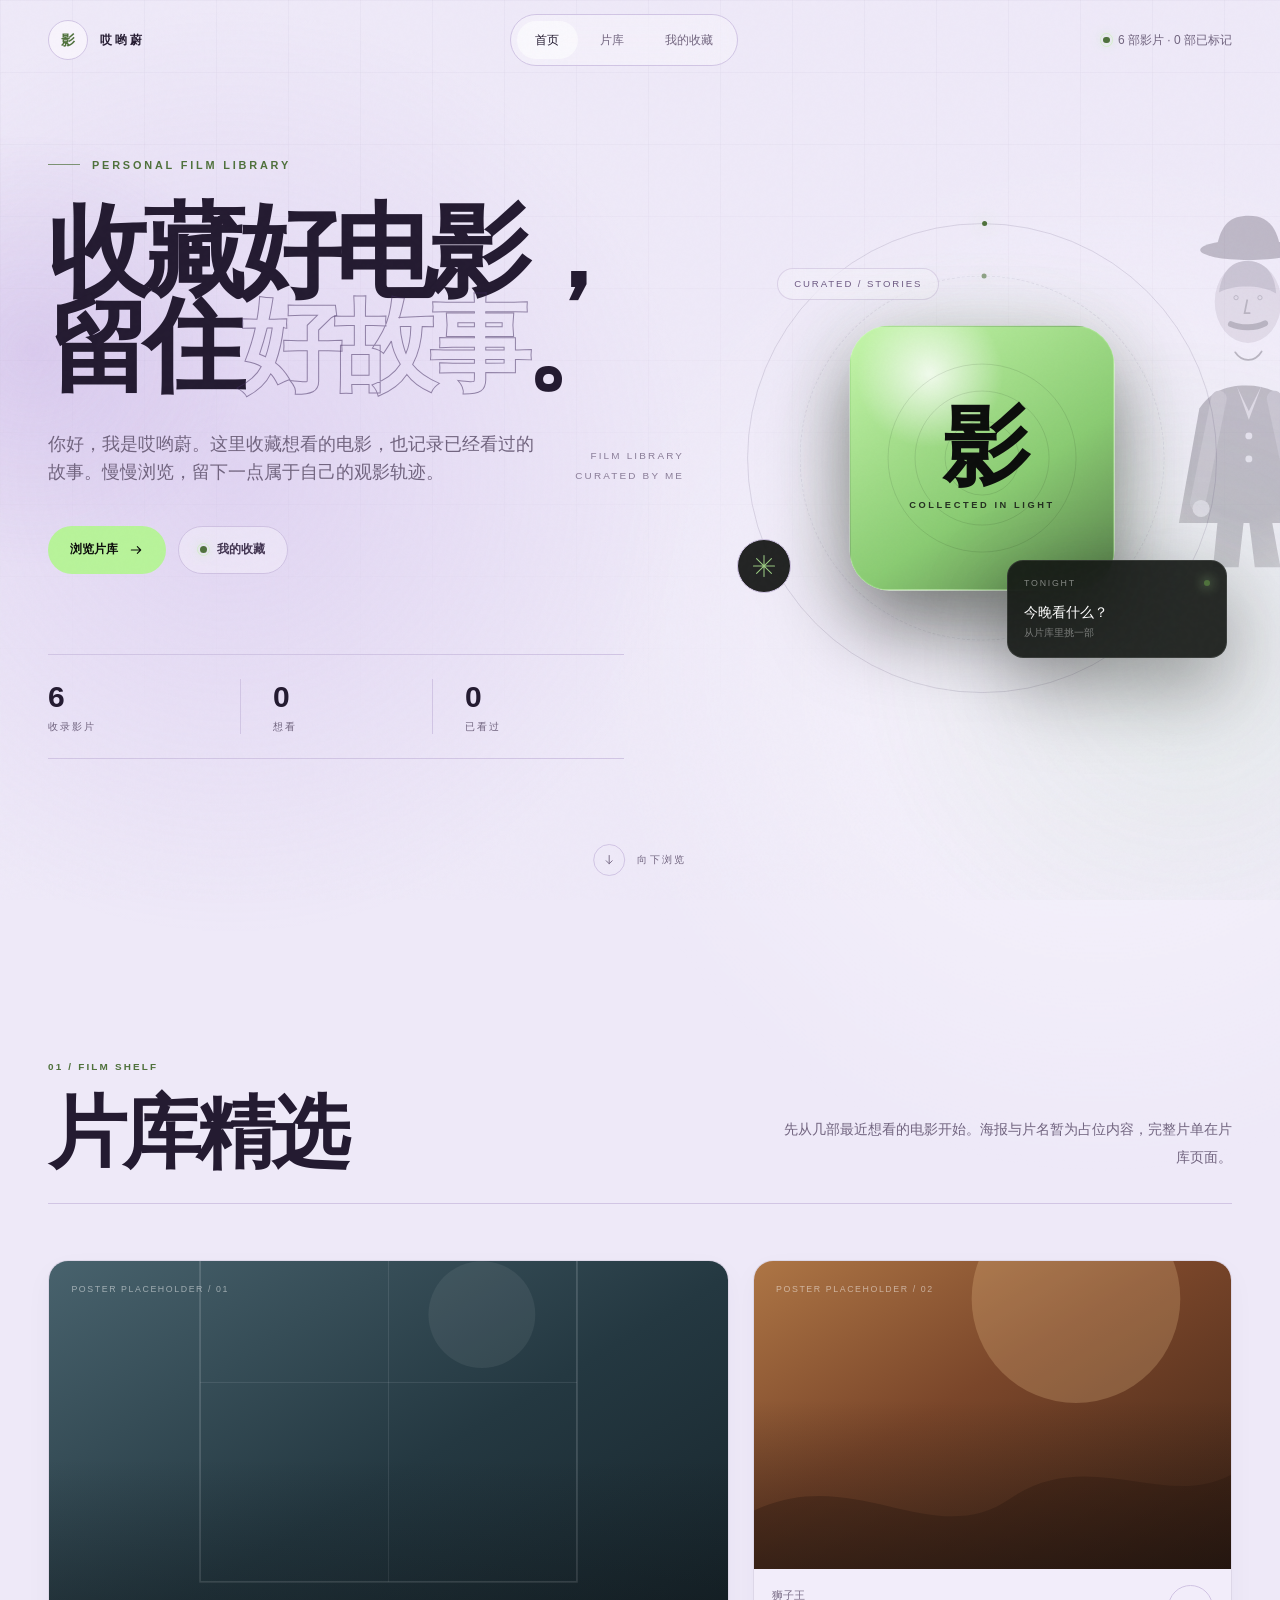
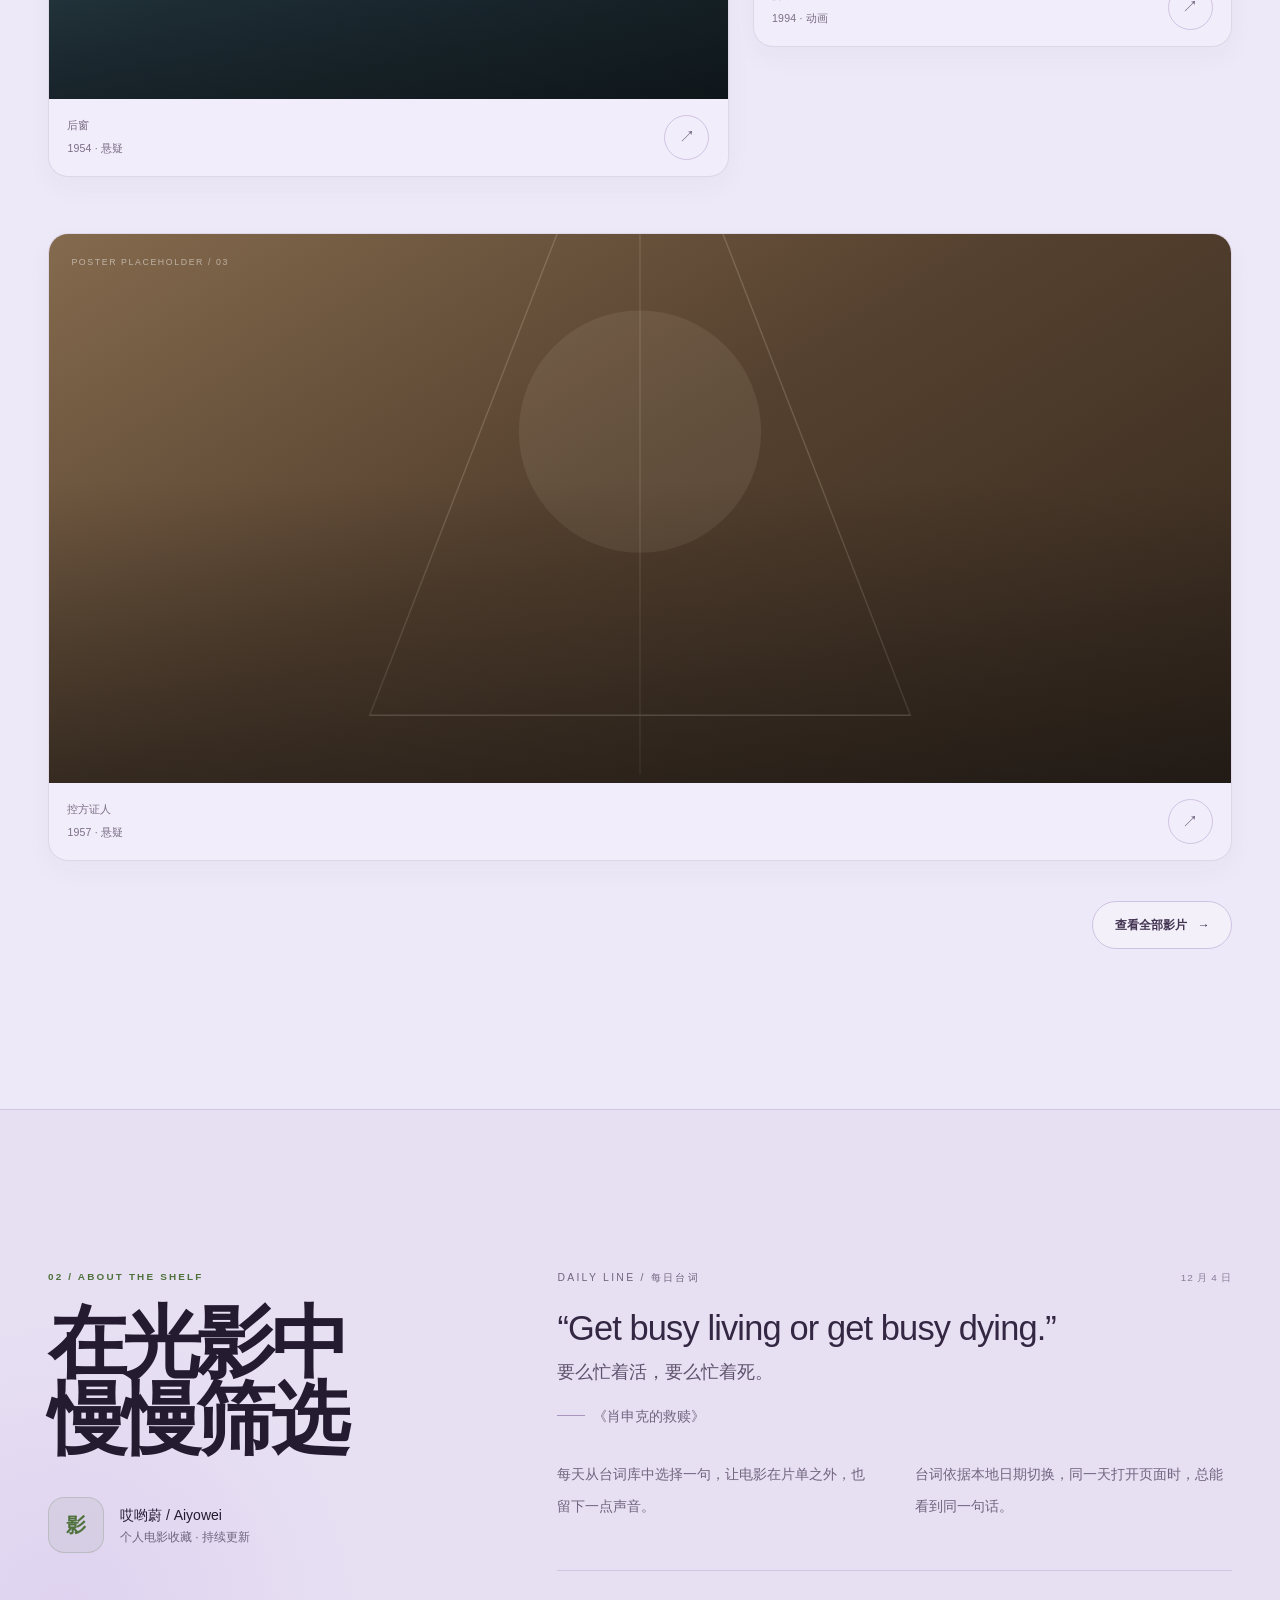
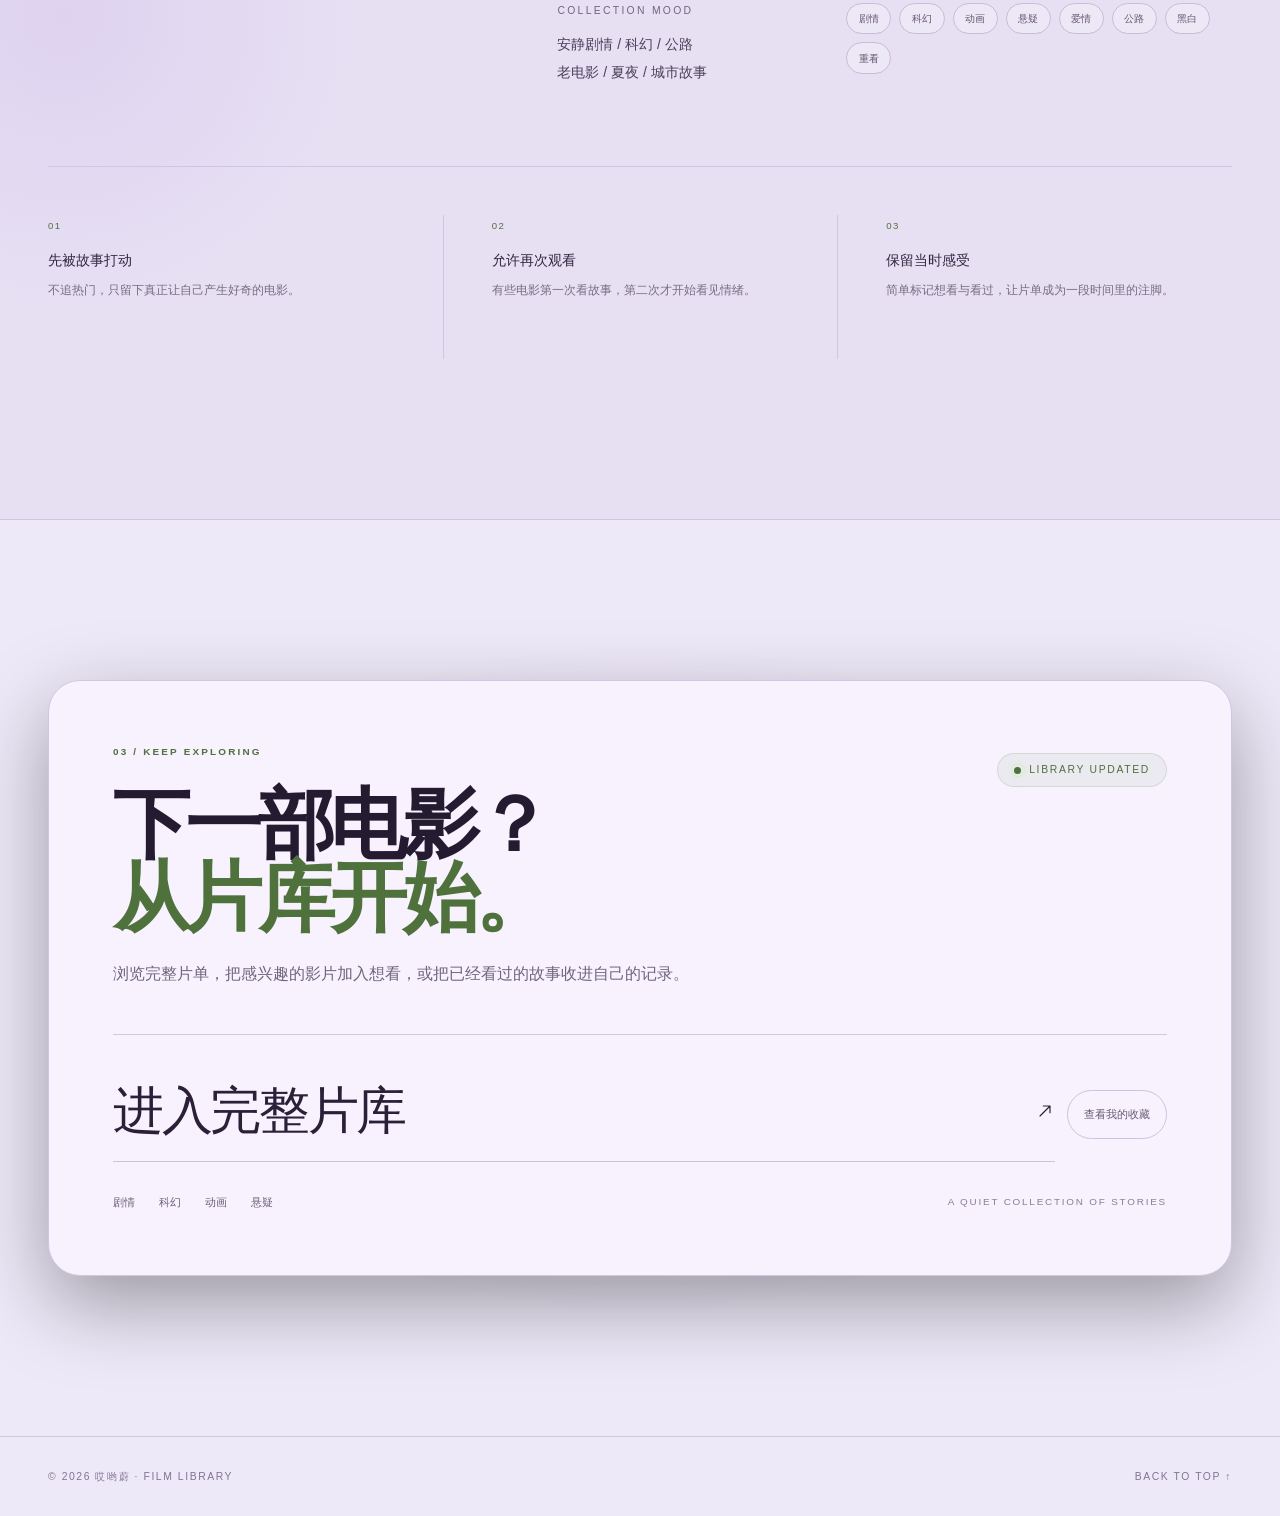
<file: codex/index.html>
<!doctype html>
<html lang="zh-CN" class="scroll-smooth">
  <head>
    <meta charset="UTF-8" />
    <meta name="viewport" content="width=device-width, initial-scale=1.0" />
    <meta
      name="description"
      content="哎哟蔚的电影收藏，一个简单的个人片库与观影记录。"
    />
    <meta name="theme-color" content="#eee9f8" />
    <title>哎哟蔚的电影收藏</title>
    <link
      rel="icon"
      href="data:image/svg+xml,<svg xmlns=%22http://www.w3.org/2000/svg%22 viewBox=%220 0 64 64%22><rect width=%2264%22 height=%2264%22 rx=%2216%22 fill=%22%23241b31%22/><text x=%2232%22 y=%2243%22 text-anchor=%22middle%22 fill=%22%23b8f39a%22 font-size=%2230%22>影</text></svg>"
    />
    <script src="./tailwind-browser.js"></script>
    <script src="./assets/tailwind-theme.js"></script>
    <link rel="stylesheet" href="./assets/styles.css" />
    <link rel="stylesheet" href="./assets/library.css" />
    <link rel="stylesheet" href="./assets/characters.css" />
  </head>

  <body class="min-h-screen overflow-x-hidden bg-ink font-sans text-mist antialiased">
    <a class="skip-link" href="#main-content">跳至主要内容</a>
    <div id="cursorGlow" class="cursor-glow" aria-hidden="true"></div>
    <div class="character-layer" data-character-layer aria-hidden="true"></div>

    <header id="siteHeader" class="fixed inset-x-0 top-0 z-40 transition-all duration-300">
      <nav class="mx-auto flex h-20 max-w-[1440px] items-center justify-between px-5 sm:px-8 lg:px-12" aria-label="主导航">
        <a href="./index.html" class="group flex items-center gap-3" aria-label="哎哟蔚的电影收藏，返回首页">
          <span
            class="grid size-10 place-items-center rounded-full border border-line bg-panel text-sm font-bold text-accent transition-colors duration-300 group-hover:border-accent/40"
          >
            影
          </span>
          <span class="hidden text-xs font-semibold uppercase tracking-[0.24em] text-mist sm:block">
            哎哟蔚
          </span>
        </a>

        <div class="hidden items-center gap-1 rounded-full border border-line bg-white/30 p-1.5 backdrop-blur-xl md:flex">
          <a class="nav-link is-active" href="./index.html" aria-current="page">首页</a>
          <a class="nav-link" href="./library.html">片库</a>
          <a class="nav-link" href="./favorites.html">我的收藏</a>
        </div>

        <a
          class="hidden items-center gap-2 text-xs font-medium text-muted transition-colors hover:text-mist md:flex"
          href="./favorites.html"
        >
          <span class="status-dot" aria-hidden="true"></span>
          <span data-profile-count>6 部影片 · 0 部已标记</span>
        </a>

        <button
          id="menuToggle"
          class="relative grid size-11 place-items-center rounded-full border border-line bg-panel/80 text-mist backdrop-blur-xl md:hidden"
          type="button"
          aria-controls="mobileMenu"
          aria-expanded="false"
          aria-label="打开导航菜单"
        >
          <span class="menu-line menu-line-top"></span>
          <span class="menu-line menu-line-bottom"></span>
        </button>
      </nav>

      <div
        id="mobileMenu"
        class="pointer-events-none mx-4 mt-1 translate-y-[-8px] rounded-3xl border border-line bg-panel/95 p-4 opacity-0 shadow-card backdrop-blur-2xl transition-all duration-300 md:hidden"
      >
        <div class="grid gap-1">
          <a class="mobile-nav-link" href="./index.html">首页 <span>01</span></a>
          <a class="mobile-nav-link" href="./library.html">片库 <span>02</span></a>
          <a class="mobile-nav-link" href="./favorites.html">我的收藏 <span>03</span></a>
        </div>
      </div>
    </header>

    <main id="main-content">
      <section id="home" class="relative flex min-h-screen items-center overflow-hidden pb-16 pt-28 sm:pb-20 lg:pt-24">
        <div class="hero-grid absolute inset-0 opacity-60" aria-hidden="true"></div>
        <div class="hero-orb hero-orb-left" aria-hidden="true"></div>
        <div class="hero-orb hero-orb-right" aria-hidden="true"></div>

        <div class="relative z-10 mx-auto grid w-full max-w-[1440px] items-center gap-16 px-5 sm:px-8 lg:grid-cols-[1.12fr_0.88fr] lg:gap-12 lg:px-12">
          <div class="max-w-3xl">
            <div class="reveal flex items-center gap-3">
              <span class="h-px w-8 bg-accent/70"></span>
              <p class="text-[0.68rem] font-semibold uppercase tracking-[0.26em] text-accent">
                Personal film library
              </p>
            </div>

            <h1 class="reveal reveal-delay-1 mt-8 font-display text-[clamp(3.25rem,8vw,7.6rem)] font-semibold leading-[0.92] tracking-[-0.065em] text-mist">
              收藏好电影，<br />
              留住<span class="text-outline">好故事</span>。
            </h1>

            <div class="reveal reveal-delay-2 mt-9 grid max-w-2xl gap-7 sm:grid-cols-[1fr_auto] sm:items-end">
              <p class="text-pretty text-base leading-8 text-muted sm:text-lg">
                你好，我是哎哟蔚。这里收藏想看的电影，也记录已经看过的故事。慢慢浏览，留下一点属于自己的观影轨迹。
              </p>
              <p class="hidden text-right text-[0.62rem] uppercase leading-5 tracking-[0.22em] text-[#8a7d98] sm:block">
                Film library<br />
                Curated by me
              </p>
            </div>

            <div class="reveal reveal-delay-3 mt-10 flex flex-wrap items-center gap-3">
              <a class="button-primary group" href="./library.html">
                浏览片库
                <svg class="size-4 transition-transform duration-300 group-hover:translate-x-1" viewBox="0 0 24 24" fill="none" aria-hidden="true">
                  <path d="M5 12h14m-5-5 5 5-5 5" stroke="currentColor" stroke-width="1.7" stroke-linecap="round" stroke-linejoin="round" />
                </svg>
              </a>
              <a class="button-secondary group" href="./favorites.html">
                <span class="status-dot" aria-hidden="true"></span>
                我的收藏
              </a>
            </div>

            <div class="reveal reveal-delay-3 mt-14 grid max-w-xl grid-cols-3 border-y border-line py-6 sm:mt-20">
              <div>
                <p class="font-display text-3xl font-semibold tracking-[-0.04em] text-mist" data-stat-total>6</p>
                <p class="mt-1 text-[0.65rem] uppercase tracking-[0.18em] text-muted">收录影片</p>
              </div>
              <div class="border-l border-line pl-5 sm:pl-8">
                <p class="font-display text-3xl font-semibold tracking-[-0.04em] text-mist" data-stat-want>0</p>
                <p class="mt-1 text-[0.65rem] uppercase tracking-[0.18em] text-muted">想看</p>
              </div>
              <div class="border-l border-line pl-5 sm:pl-8">
                <p class="font-display text-3xl font-semibold tracking-[-0.04em] text-mist" data-stat-watched>0</p>
                <p class="mt-1 text-[0.65rem] uppercase tracking-[0.18em] text-muted">已看过</p>
              </div>
            </div>
          </div>

          <div class="reveal reveal-delay-2 relative mx-auto hidden w-full max-w-[540px] lg:block" aria-hidden="true">
            <div class="hero-visual relative aspect-square">
              <div class="orbit orbit-outer"></div>
              <div class="orbit orbit-inner"></div>

              <div class="absolute left-[9%] top-[12%] rounded-full border border-[#a58fbe]/30 bg-white/20 px-4 py-2 text-[0.6rem] uppercase tracking-[0.2em] text-[#6f5b84] backdrop-blur-md">
                Curated / Stories
              </div>

              <div class="portrait-card absolute left-1/2 top-1/2 grid size-[53%] -translate-x-1/2 -translate-y-1/2 place-items-center overflow-hidden rounded-[2.5rem]">
                <div class="portrait-glow"></div>
                <div class="relative text-center">
                  <p class="font-display text-[5.5rem] font-bold leading-none tracking-[-0.1em] text-[#0c0e0c]">影</p>
                  <p class="mt-2 text-[0.58rem] font-semibold uppercase tracking-[0.28em] text-[#243020]">Collected in light</p>
                </div>
              </div>

              <div class="absolute bottom-[10%] right-[1%] w-[44%] rounded-2xl border border-white/10 bg-[#111411]/90 p-4 shadow-card backdrop-blur-xl">
                <div class="flex items-center justify-between">
                  <span class="text-[0.55rem] uppercase tracking-[0.2em] text-white/45">Tonight</span>
                  <span class="size-1.5 rounded-full bg-accent shadow-[0_0_12px_rgba(184,243,154,0.9)]"></span>
                </div>
                <p class="mt-3 text-sm font-medium text-white">今晚看什么？</p>
                <p class="mt-1 text-[0.62rem] text-white/40">从片库里挑一部</p>
              </div>

              <div class="absolute bottom-[23%] left-[1%] rounded-full border border-line bg-[#0d0f0d]/90 p-3 backdrop-blur-lg">
                <svg class="size-7 text-[#b8f39a]" viewBox="0 0 32 32" fill="none">
                  <path d="M16 4v24M4 16h24M7.5 7.5l17 17m0-17-17 17" stroke="currentColor" stroke-width="1.2" stroke-linecap="round" opacity=".8" />
                </svg>
              </div>
            </div>
          </div>
        </div>

        <a class="scroll-cue absolute bottom-6 left-1/2 hidden -translate-x-1/2 items-center gap-3 text-[0.6rem] uppercase tracking-[0.25em] text-muted transition-colors hover:text-mist sm:flex" href="#featured">
          <span class="grid size-8 place-items-center rounded-full border border-line">
            <svg class="size-3" viewBox="0 0 16 16" fill="none" aria-hidden="true">
              <path d="M8 2v11m-4-4 4 4 4-4" stroke="currentColor" stroke-width="1.2" stroke-linecap="round" stroke-linejoin="round" />
            </svg>
          </span>
          向下浏览
        </a>
      </section>

      <section id="featured" class="relative py-24 sm:py-32 lg:py-40">
        <div class="mx-auto max-w-[1440px] px-5 sm:px-8 lg:px-12">
          <div class="reveal flex flex-col justify-between gap-8 border-b border-line pb-8 sm:flex-row sm:items-end">
            <div>
              <p class="section-kicker">01 / Film shelf</p>
              <h2 class="section-title mt-5">片库精选</h2>
            </div>
            <p class="max-w-md text-sm leading-7 text-muted sm:text-right">
              先从几部最近想看的电影开始。海报与片名暂为占位内容，完整片单在片库页面。
            </p>
          </div>

          <div class="mt-10 grid gap-10 lg:mt-14 lg:grid-cols-12 lg:gap-x-6">
            <article class="reveal lg:col-span-7">
              <a href="./movie.html?movie=rear-window" class="home-film-frame group block">
                <div class="home-film-visual aspect-[1.4/1] sm:aspect-[1.55/1]">
                  <img class="home-film-image" src="./posters/rear-window.svg" alt="后窗 占位海报" width="800" height="1200" loading="lazy" />
                  <span class="home-film-label">Poster placeholder / 01</span>
                </div>
                <div class="home-film-meta">
                  <div>
                    <p class="project-title">后窗</p>
                    <p class="project-type">1954 · 悬疑</p>
                  </div>
                  <span class="project-arrow" aria-hidden="true">↗</span>
                </div>
              </a>
            </article>

            <article class="reveal reveal-delay-1 lg:col-span-5">
              <a href="./movie.html?movie=the-lion-king" class="home-film-frame group block">
                <div class="home-film-visual aspect-[1.4/1] sm:aspect-[1.55/1]">
                  <img class="home-film-image" src="./posters/the-lion-king.svg" alt="狮子王 占位海报" width="800" height="1200" loading="lazy" />
                  <span class="home-film-label">Poster placeholder / 02</span>
                </div>
                <div class="home-film-meta">
                  <div>
                    <p class="project-title">狮子王</p>
                    <p class="project-type">1994 · 动画</p>
                  </div>
                  <span class="project-arrow" aria-hidden="true">↗</span>
                </div>
              </a>
            </article>

            <article class="reveal lg:col-span-12 lg:mt-4">
              <a href="./movie.html?movie=witness-for-the-prosecution" class="home-film-frame group block">
                <div class="home-film-visual aspect-[1.05/1] sm:aspect-[2.15/1]">
                  <img class="home-film-image" src="./posters/witness-for-the-prosecution.svg" alt="控方证人 占位海报" width="800" height="1200" loading="lazy" />
                  <span class="home-film-label">Poster placeholder / 03</span>
                </div>
                <div class="home-film-meta">
                  <div>
                    <p class="project-title">控方证人</p>
                    <p class="project-type">1957 · 悬疑</p>
                  </div>
                  <span class="project-arrow" aria-hidden="true">↗</span>
                </div>
              </a>
            </article>
          </div>

          <div class="reveal mt-10 flex justify-end">
            <a class="button-secondary group" href="./library.html">
              查看全部影片
              <span class="transition-transform duration-300 group-hover:translate-x-1">→</span>
            </a>
          </div>
        </div>
      </section>

      <section id="about" class="relative overflow-hidden border-y border-line bg-[#e7e0f3] py-24 sm:py-32 lg:py-40">
        <div class="about-glow" aria-hidden="true"></div>
        <div class="mx-auto max-w-[1440px] px-5 sm:px-8 lg:px-12">
          <div class="grid gap-16 lg:grid-cols-[0.76fr_1.24fr] lg:gap-24">
            <div class="reveal">
              <p class="section-kicker">02 / About the shelf</p>
              <h2 class="section-title mt-5">在光影中<br />慢慢筛选</h2>
              <div class="mt-10 flex items-center gap-4">
                <div class="grid size-14 place-items-center rounded-2xl border border-accent/20 bg-accent/[0.07] font-display text-xl font-semibold text-accent">
                  影
                </div>
                <div>
                  <p class="text-sm font-medium text-mist">哎哟蔚 / Aiyowei</p>
                  <p class="mt-1 text-xs text-muted">个人电影收藏 · 持续更新</p>
                </div>
              </div>
            </div>

            <div class="reveal reveal-delay-1">
              <div class="daily-quote" aria-live="polite">
                <div class="flex items-center justify-between gap-4">
                  <p class="text-[0.65rem] uppercase tracking-[0.22em] text-muted">Daily line / 每日台词</p>
                  <time id="dailyQuoteDate" class="text-[0.62rem] tracking-[0.08em] text-[#8a7d98]"></time>
                </div>
                <div id="dailyQuoteContent" class="daily-quote-content">
                  <blockquote class="mt-6">
                    <p id="dailyQuoteText" class="text-balance text-2xl font-medium leading-[1.65] tracking-[-0.025em] text-[#342743] sm:text-3xl lg:text-[2.15rem]">
                      正在加载今天的台词。
                    </p>
                    <p
                      id="dailyQuoteTranslation"
                      class="mt-3 text-base leading-8 text-[#5f526d] sm:text-lg"
                      hidden
                    ></p>
                    <footer class="mt-5 flex items-center gap-2 text-sm text-muted">
                      <span class="h-px w-7 bg-[#a995bd]" aria-hidden="true"></span>
                      <cite id="dailyQuoteMovie" class="not-italic">电影名称</cite>
                    </footer>
                  </blockquote>
                </div>
                <div class="mt-8 grid gap-6 text-sm leading-8 text-muted sm:grid-cols-2 sm:gap-10">
                  <p>每天从台词库中选择一句，让电影在片单之外，也留下一点声音。</p>
                  <p>台词依据本地日期切换，同一天打开页面时，总能看到同一句话。</p>
                </div>
              </div>

              <div class="mt-12 border-t border-line pt-8">
                <div class="grid gap-8 sm:grid-cols-[0.8fr_1.2fr]">
                  <div>
                    <p class="text-[0.65rem] uppercase tracking-[0.22em] text-muted">Collection mood</p>
                    <p class="mt-3 text-sm leading-7 text-[#4c3e5b]">
                      安静剧情 / 科幻 / 公路<br />
                      老电影 / 夏夜 / 城市故事
                    </p>
                  </div>
                  <div class="flex flex-wrap content-start gap-2">
                    <span class="skill-chip">剧情</span>
                    <span class="skill-chip">科幻</span>
                    <span class="skill-chip">动画</span>
                    <span class="skill-chip">悬疑</span>
                    <span class="skill-chip">爱情</span>
                    <span class="skill-chip">公路</span>
                    <span class="skill-chip">黑白</span>
                    <span class="skill-chip">重看</span>
                  </div>
                </div>
              </div>
            </div>
          </div>

          <div class="reveal mt-20 grid border-t border-line pt-10 sm:grid-cols-3 sm:pt-12">
            <div class="about-principle">
              <span>01</span>
              <div>
                <h3>先被故事打动</h3>
                <p>不追热门，只留下真正让自己产生好奇的电影。</p>
              </div>
            </div>
            <div class="about-principle sm:border-l sm:border-line sm:pl-8 lg:pl-12">
              <span>02</span>
              <div>
                <h3>允许再次观看</h3>
                <p>有些电影第一次看故事，第二次才开始看见情绪。</p>
              </div>
            </div>
            <div class="about-principle sm:border-l sm:border-line sm:pl-8 lg:pl-12">
              <span>03</span>
              <div>
                <h3>保留当时感受</h3>
                <p>简单标记想看与看过，让片单成为一段时间里的注脚。</p>
              </div>
            </div>
          </div>
        </div>
      </section>

      <section id="discover" class="relative py-24 sm:py-32 lg:py-40">
        <div class="contact-halo" aria-hidden="true"></div>
        <div class="relative z-10 mx-auto max-w-[1440px] px-5 sm:px-8 lg:px-12">
          <div class="reveal overflow-hidden rounded-[2rem] border border-line bg-[#f7f2fd] p-7 shadow-card sm:p-12 lg:p-16">
            <div class="flex flex-col justify-between gap-10 lg:flex-row lg:items-start">
              <div class="max-w-3xl">
                <p class="section-kicker">03 / Keep exploring</p>
                <h2 class="mt-7 font-display text-[clamp(2.8rem,6vw,6.5rem)] font-semibold leading-[0.95] tracking-[-0.06em] text-mist">
                  下一部电影？<br />
                  <span class="text-accent">从片库开始。</span>
                </h2>
                <p class="mt-7 max-w-xl text-sm leading-7 text-muted sm:text-base">
                  浏览完整片单，把感兴趣的影片加入想看，或把已经看过的故事收进自己的记录。
                </p>
              </div>
              <div class="shrink-0 lg:pt-2">
                <span class="inline-flex items-center gap-2 rounded-full border border-accent/15 bg-accent/[0.06] px-4 py-2 text-[0.65rem] font-medium uppercase tracking-[0.16em] text-accent">
                  <span class="status-dot" aria-hidden="true"></span>
                  Library updated
                </span>
              </div>
            </div>

            <div class="mt-12 flex flex-col gap-3 border-t border-line pt-8 sm:flex-row sm:items-center">
              <a class="contact-email group" href="./library.html">
                <span>进入完整片库</span>
                <svg class="size-5 transition-transform duration-300 group-hover:-translate-y-1 group-hover:translate-x-1" viewBox="0 0 24 24" fill="none" aria-hidden="true">
                  <path d="M6 18 18 6m-8 0h8v8" stroke="currentColor" stroke-width="1.4" stroke-linecap="round" stroke-linejoin="round" />
                </svg>
              </a>
              <a class="copy-button" href="./favorites.html">查看我的收藏</a>
            </div>

            <div class="mt-8 flex flex-wrap items-center justify-between gap-6">
              <div class="flex flex-wrap gap-x-6 gap-y-3">
                <span class="social-link">剧情</span>
                <span class="social-link">科幻</span>
                <span class="social-link">动画</span>
                <span class="social-link">悬疑</span>
              </div>
              <p class="text-[0.62rem] uppercase tracking-[0.18em] text-[#8a7d98]">A quiet collection of stories</p>
            </div>
          </div>
        </div>
      </section>
    </main>

    <footer class="border-t border-line">
      <div class="mx-auto flex max-w-[1440px] flex-col gap-4 px-5 py-8 text-[0.65rem] uppercase tracking-[0.15em] text-[#827491] sm:flex-row sm:items-center sm:justify-between sm:px-8 lg:px-12">
        <p>© <span id="currentYear">2026</span> 哎哟蔚 · Film Library</p>
        <a class="transition-colors hover:text-mist" href="#home">Back to top ↑</a>
      </div>
    </footer>

    <div id="toast" class="toast" role="status" aria-live="polite">收藏状态已更新</div>
    <script src="./assets/movies.js"></script>
    <script src="./assets/daily-quote.js"></script>
    <script src="./assets/characters.js"></script>
    <script src="./assets/app.js"></script>
  </body>
</html>
</file>
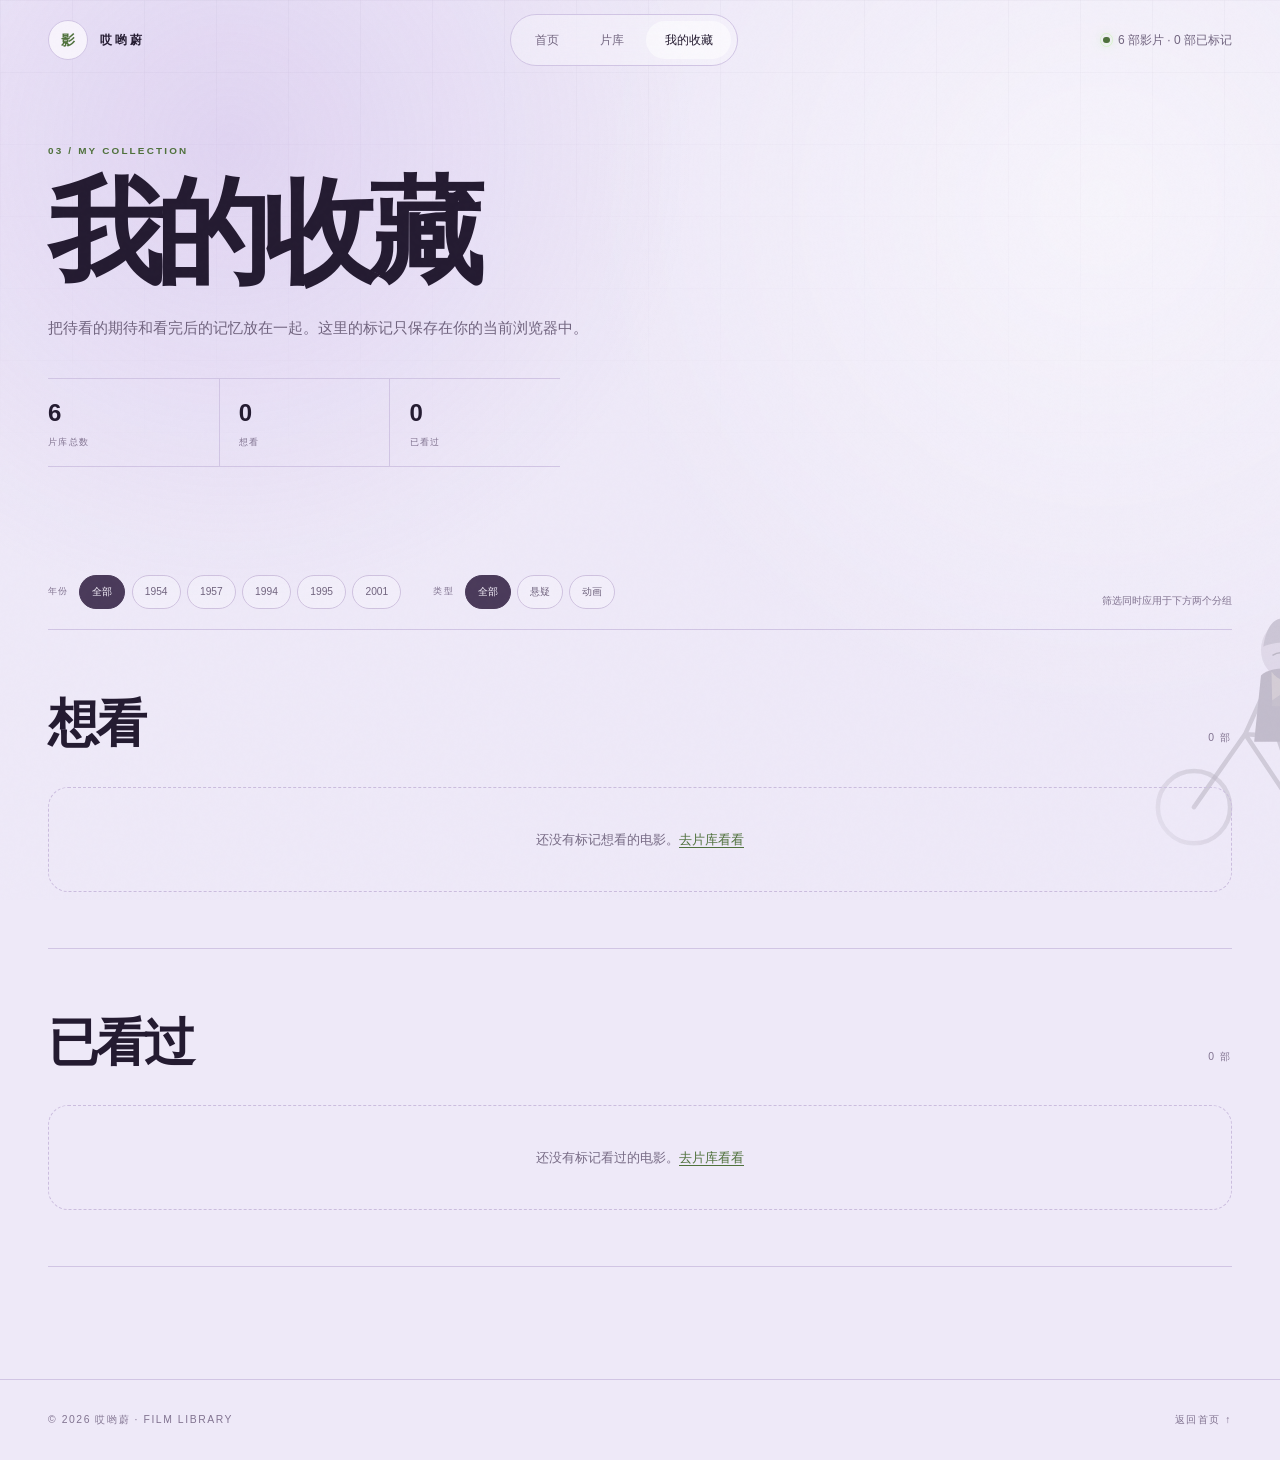
<file: codex/favorites.html>
<!doctype html>
<html lang="zh-CN" class="scroll-smooth">
  <head>
    <meta charset="UTF-8" />
    <meta name="viewport" content="width=device-width, initial-scale=1.0" />
    <meta name="description" content="哎哟蔚的电影收藏，按想看和已看过分组展示。" />
    <meta name="theme-color" content="#eee9f8" />
    <title>我的收藏 · 哎哟蔚的电影收藏</title>
    <link
      rel="icon"
      href="data:image/svg+xml,<svg xmlns=%22http://www.w3.org/2000/svg%22 viewBox=%220 0 64 64%22><rect width=%2264%22 height=%2264%22 rx=%2216%22 fill=%22%23241b31%22/><text x=%2232%22 y=%2243%22 text-anchor=%22middle%22 fill=%22%23b8f39a%22 font-size=%2230%22>影</text></svg>"
    />
    <script src="./tailwind-browser.js"></script>
    <script src="./assets/tailwind-theme.js"></script>
    <link rel="stylesheet" href="./assets/styles.css" />
    <link rel="stylesheet" href="./assets/library.css" />
    <link rel="stylesheet" href="./assets/characters.css" />
  </head>
  <body class="min-h-screen overflow-x-hidden bg-ink font-sans text-mist antialiased">
    <a class="skip-link" href="#favorites-content">跳至收藏内容</a>
    <div id="cursorGlow" class="cursor-glow" aria-hidden="true"></div>
    <div class="character-layer" data-character-layer aria-hidden="true"></div>

    <header id="siteHeader" class="fixed inset-x-0 top-0 z-40 transition-all duration-300">
      <nav class="mx-auto flex h-20 max-w-[1440px] items-center justify-between px-5 sm:px-8 lg:px-12" aria-label="主导航">
        <a href="./index.html" class="group flex items-center gap-3" aria-label="哎哟蔚的电影收藏，返回首页">
          <span class="grid size-10 place-items-center rounded-full border border-line bg-panel text-sm font-bold text-accent transition-colors duration-300 group-hover:border-accent/40">
            影
          </span>
          <span class="hidden text-xs font-semibold uppercase tracking-[0.24em] text-mist sm:block">哎哟蔚</span>
        </a>

        <div class="hidden items-center gap-1 rounded-full border border-line bg-white/30 p-1.5 backdrop-blur-xl md:flex">
          <a class="nav-link" href="./index.html">首页</a>
          <a class="nav-link" href="./library.html">片库</a>
          <a class="nav-link is-active" href="./favorites.html" aria-current="page">我的收藏</a>
        </div>

        <a class="hidden items-center gap-2 text-xs font-medium text-muted transition-colors hover:text-mist md:flex" href="./library.html">
          <span class="status-dot" aria-hidden="true"></span>
          <span data-profile-count>6 部影片 · 0 部已标记</span>
        </a>

        <button
          id="menuToggle"
          class="relative grid size-11 place-items-center rounded-full border border-line bg-panel/80 text-mist backdrop-blur-xl md:hidden"
          type="button"
          aria-controls="mobileMenu"
          aria-expanded="false"
          aria-label="打开导航菜单"
        >
          <span class="menu-line menu-line-top"></span>
          <span class="menu-line menu-line-bottom"></span>
        </button>
      </nav>

      <div
        id="mobileMenu"
        class="pointer-events-none mx-4 mt-1 translate-y-[-8px] rounded-3xl border border-line bg-panel/95 p-4 opacity-0 shadow-card backdrop-blur-2xl transition-all duration-300 md:hidden"
      >
        <div class="grid gap-1">
          <a class="mobile-nav-link" href="./index.html">首页 <span>01</span></a>
          <a class="mobile-nav-link" href="./library.html">片库 <span>02</span></a>
          <a class="mobile-nav-link" href="./favorites.html">我的收藏 <span>03</span></a>
        </div>
      </div>
    </header>

    <main id="main-content">
      <section id="favorites" class="collection-hero">
        <div class="collection-grid" aria-hidden="true"></div>
        <div class="relative z-10 mx-auto max-w-[1440px] px-5 sm:px-8 lg:px-12">
          <div class="reveal max-w-4xl">
            <p class="section-kicker">03 / My collection</p>
            <h1 class="collection-title">我的收藏</h1>
            <p class="collection-intro">
              把待看的期待和看完后的记忆放在一起。这里的标记只保存在你的当前浏览器中。
            </p>
            <div class="collection-summary">
              <div><strong data-stat-total>6</strong><span>片库总数</span></div>
              <div><strong data-stat-want>0</strong><span>想看</span></div>
              <div><strong data-stat-watched>0</strong><span>已看过</span></div>
            </div>
          </div>
        </div>
      </section>

      <section id="favorites-content" class="library-section">
        <div class="mx-auto max-w-[1440px] px-5 sm:px-8 lg:px-12">
          <div class="filter-bar reveal" aria-label="收藏筛选">
            <div class="filter-groups">
              <div class="filter-group">
                <span class="filter-label">年份</span>
                <div class="filter-options" data-filter-options="year"></div>
              </div>
              <div class="filter-group">
                <span class="filter-label">类型</span>
                <div class="filter-options" data-filter-options="genre"></div>
              </div>
            </div>
            <p class="filter-result">筛选同时应用于下方两个分组</p>
          </div>
          <section class="favorite-group reveal" data-favorites-group="want">
            <div class="favorite-group-heading">
              <h2>想看</h2>
              <span data-group-count>0 部</span>
            </div>
            <div class="movie-grid" data-favorites-grid></div>
            <div class="empty-state" data-favorites-empty>
              还没有标记想看的电影。<a href="./library.html">去片库看看</a>
            </div>
          </section>

          <section class="favorite-group reveal" data-favorites-group="watched">
            <div class="favorite-group-heading">
              <h2>已看过</h2>
              <span data-group-count>0 部</span>
            </div>
            <div class="movie-grid" data-favorites-grid></div>
            <div class="empty-state" data-favorites-empty>
              还没有标记看过的电影。<a href="./library.html">去片库看看</a>
            </div>
          </section>
        </div>
      </section>
    </main>

    <footer class="border-t border-line">
      <div class="mx-auto flex max-w-[1440px] flex-col gap-4 px-5 py-8 text-[0.65rem] uppercase tracking-[0.15em] text-[#827491] sm:flex-row sm:items-center sm:justify-between sm:px-8 lg:px-12">
        <p>© <span id="currentYear">2026</span> 哎哟蔚 · Film Library</p>
        <a class="transition-colors hover:text-mist" href="./index.html">返回首页 ↑</a>
      </div>
    </footer>

    <div id="toast" class="toast" role="status" aria-live="polite">收藏状态已更新</div>
    <script src="./assets/movies.js"></script>
    <script src="./assets/characters.js"></script>
    <script src="./assets/app.js"></script>
  </body>
</html>
</file>
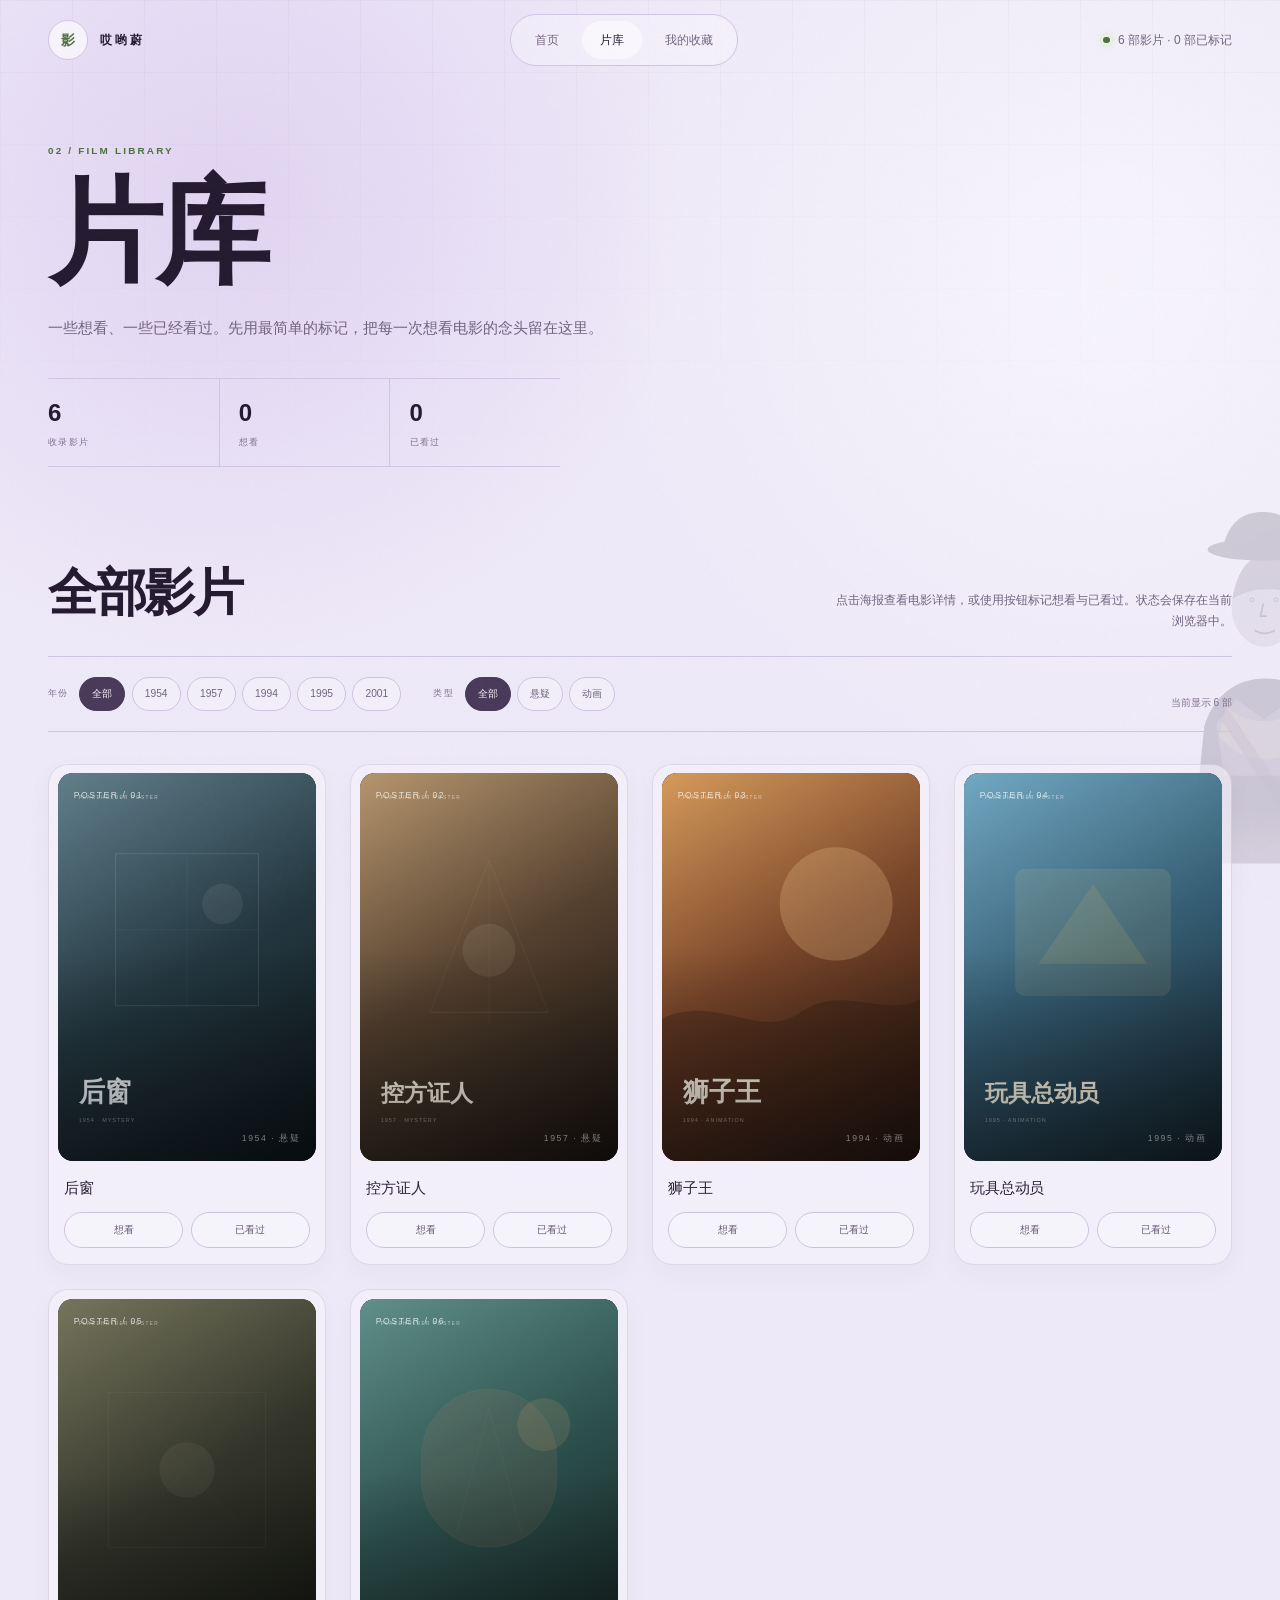
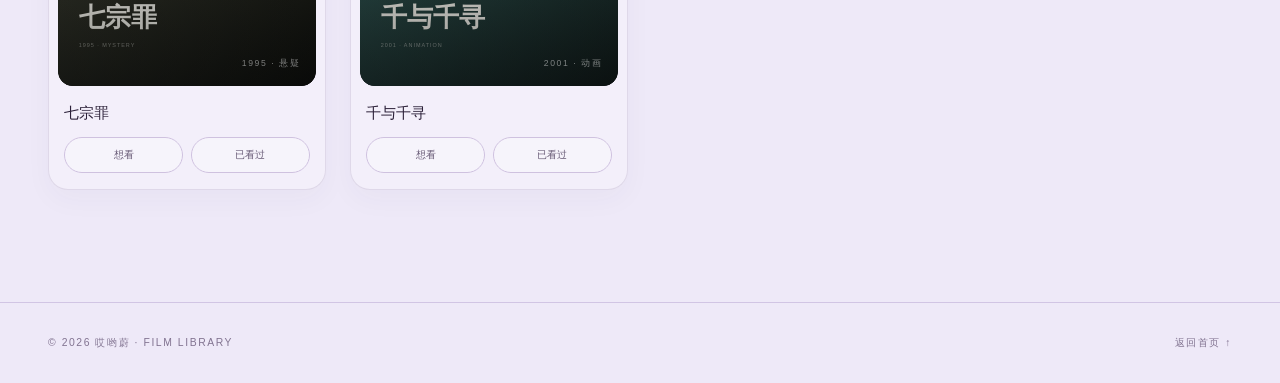
<file: codex/library.html>
<!doctype html>
<html lang="zh-CN" class="scroll-smooth">
  <head>
    <meta charset="UTF-8" />
    <meta name="viewport" content="width=device-width, initial-scale=1.0" />
    <meta name="description" content="哎哟蔚的电影片库，浏览电影并标记想看或已看过。" />
    <meta name="theme-color" content="#eee9f8" />
    <title>片库 · 哎哟蔚的电影收藏</title>
    <link
      rel="icon"
      href="data:image/svg+xml,<svg xmlns=%22http://www.w3.org/2000/svg%22 viewBox=%220 0 64 64%22><rect width=%2264%22 height=%2264%22 rx=%2216%22 fill=%22%23241b31%22/><text x=%2232%22 y=%2243%22 text-anchor=%22middle%22 fill=%22%23b8f39a%22 font-size=%2230%22>影</text></svg>"
    />
    <script src="./tailwind-browser.js"></script>
    <script src="./assets/tailwind-theme.js"></script>
    <link rel="stylesheet" href="./assets/styles.css" />
    <link rel="stylesheet" href="./assets/library.css" />
    <link rel="stylesheet" href="./assets/characters.css" />
  </head>
  <body class="min-h-screen overflow-x-hidden bg-ink font-sans text-mist antialiased">
    <a class="skip-link" href="#library-content">跳至片库内容</a>
    <div id="cursorGlow" class="cursor-glow" aria-hidden="true"></div>
    <div class="character-layer" data-character-layer aria-hidden="true"></div>

    <header id="siteHeader" class="fixed inset-x-0 top-0 z-40 transition-all duration-300">
      <nav class="mx-auto flex h-20 max-w-[1440px] items-center justify-between px-5 sm:px-8 lg:px-12" aria-label="主导航">
        <a href="./index.html" class="group flex items-center gap-3" aria-label="哎哟蔚的电影收藏，返回首页">
          <span class="grid size-10 place-items-center rounded-full border border-line bg-panel text-sm font-bold text-accent transition-colors duration-300 group-hover:border-accent/40">
            影
          </span>
          <span class="hidden text-xs font-semibold uppercase tracking-[0.24em] text-mist sm:block">哎哟蔚</span>
        </a>

        <div class="hidden items-center gap-1 rounded-full border border-line bg-white/30 p-1.5 backdrop-blur-xl md:flex">
          <a class="nav-link" href="./index.html">首页</a>
          <a class="nav-link is-active" href="./library.html" aria-current="page">片库</a>
          <a class="nav-link" href="./favorites.html">我的收藏</a>
        </div>

        <a class="hidden items-center gap-2 text-xs font-medium text-muted transition-colors hover:text-mist md:flex" href="./favorites.html">
          <span class="status-dot" aria-hidden="true"></span>
          <span data-profile-count>6 部影片 · 0 部已标记</span>
        </a>

        <button
          id="menuToggle"
          class="relative grid size-11 place-items-center rounded-full border border-line bg-panel/80 text-mist backdrop-blur-xl md:hidden"
          type="button"
          aria-controls="mobileMenu"
          aria-expanded="false"
          aria-label="打开导航菜单"
        >
          <span class="menu-line menu-line-top"></span>
          <span class="menu-line menu-line-bottom"></span>
        </button>
      </nav>

      <div
        id="mobileMenu"
        class="pointer-events-none mx-4 mt-1 translate-y-[-8px] rounded-3xl border border-line bg-panel/95 p-4 opacity-0 shadow-card backdrop-blur-2xl transition-all duration-300 md:hidden"
      >
        <div class="grid gap-1">
          <a class="mobile-nav-link" href="./index.html">首页 <span>01</span></a>
          <a class="mobile-nav-link" href="./library.html">片库 <span>02</span></a>
          <a class="mobile-nav-link" href="./favorites.html">我的收藏 <span>03</span></a>
        </div>
      </div>
    </header>

    <main id="main-content">
      <section id="library" class="collection-hero">
        <div class="collection-grid" aria-hidden="true"></div>
        <div class="relative z-10 mx-auto max-w-[1440px] px-5 sm:px-8 lg:px-12">
          <div class="reveal max-w-4xl">
            <p class="section-kicker">02 / Film library</p>
            <h1 class="collection-title">片库</h1>
            <p class="collection-intro">
              一些想看、一些已经看过。先用最简单的标记，把每一次想看电影的念头留在这里。
            </p>
            <div class="collection-summary">
              <div><strong data-stat-total>6</strong><span>收录影片</span></div>
              <div><strong data-stat-want>0</strong><span>想看</span></div>
              <div><strong data-stat-watched>0</strong><span>已看过</span></div>
            </div>
          </div>
        </div>
      </section>

      <section id="library-content" class="library-section">
        <div class="mx-auto max-w-[1440px] px-5 sm:px-8 lg:px-12">
          <div class="library-heading reveal">
            <h2>全部影片</h2>
            <p>点击海报查看电影详情，或使用按钮标记想看与已看过。状态会保存在当前浏览器中。</p>
          </div>
          <div class="filter-bar reveal" aria-label="影片筛选">
            <div class="filter-groups">
              <div class="filter-group">
                <span class="filter-label">年份</span>
                <div class="filter-options" data-filter-options="year"></div>
              </div>
              <div class="filter-group">
                <span class="filter-label">类型</span>
                <div class="filter-options" data-filter-options="genre"></div>
              </div>
            </div>
            <p class="filter-result" data-filter-result>当前显示 6 部</p>
          </div>
          <div class="movie-grid mt-8" data-all-movies></div>
          <div class="empty-state mt-8" data-library-empty hidden>
            当前筛选条件下没有电影，试试切换年份或类型。
          </div>
          <noscript>
            <p class="empty-state mt-8">需要启用 JavaScript 才能浏览片库与保存收藏状态。</p>
          </noscript>
        </div>
      </section>
    </main>

    <footer class="border-t border-line">
      <div class="mx-auto flex max-w-[1440px] flex-col gap-4 px-5 py-8 text-[0.65rem] uppercase tracking-[0.15em] text-[#827491] sm:flex-row sm:items-center sm:justify-between sm:px-8 lg:px-12">
        <p>© <span id="currentYear">2026</span> 哎哟蔚 · Film Library</p>
        <a class="transition-colors hover:text-mist" href="./index.html">返回首页 ↑</a>
      </div>
    </footer>

    <div id="toast" class="toast" role="status" aria-live="polite">收藏状态已更新</div>
    <script src="./assets/movies.js"></script>
    <script src="./assets/characters.js"></script>
    <script src="./assets/app.js"></script>
  </body>
</html>
</file>
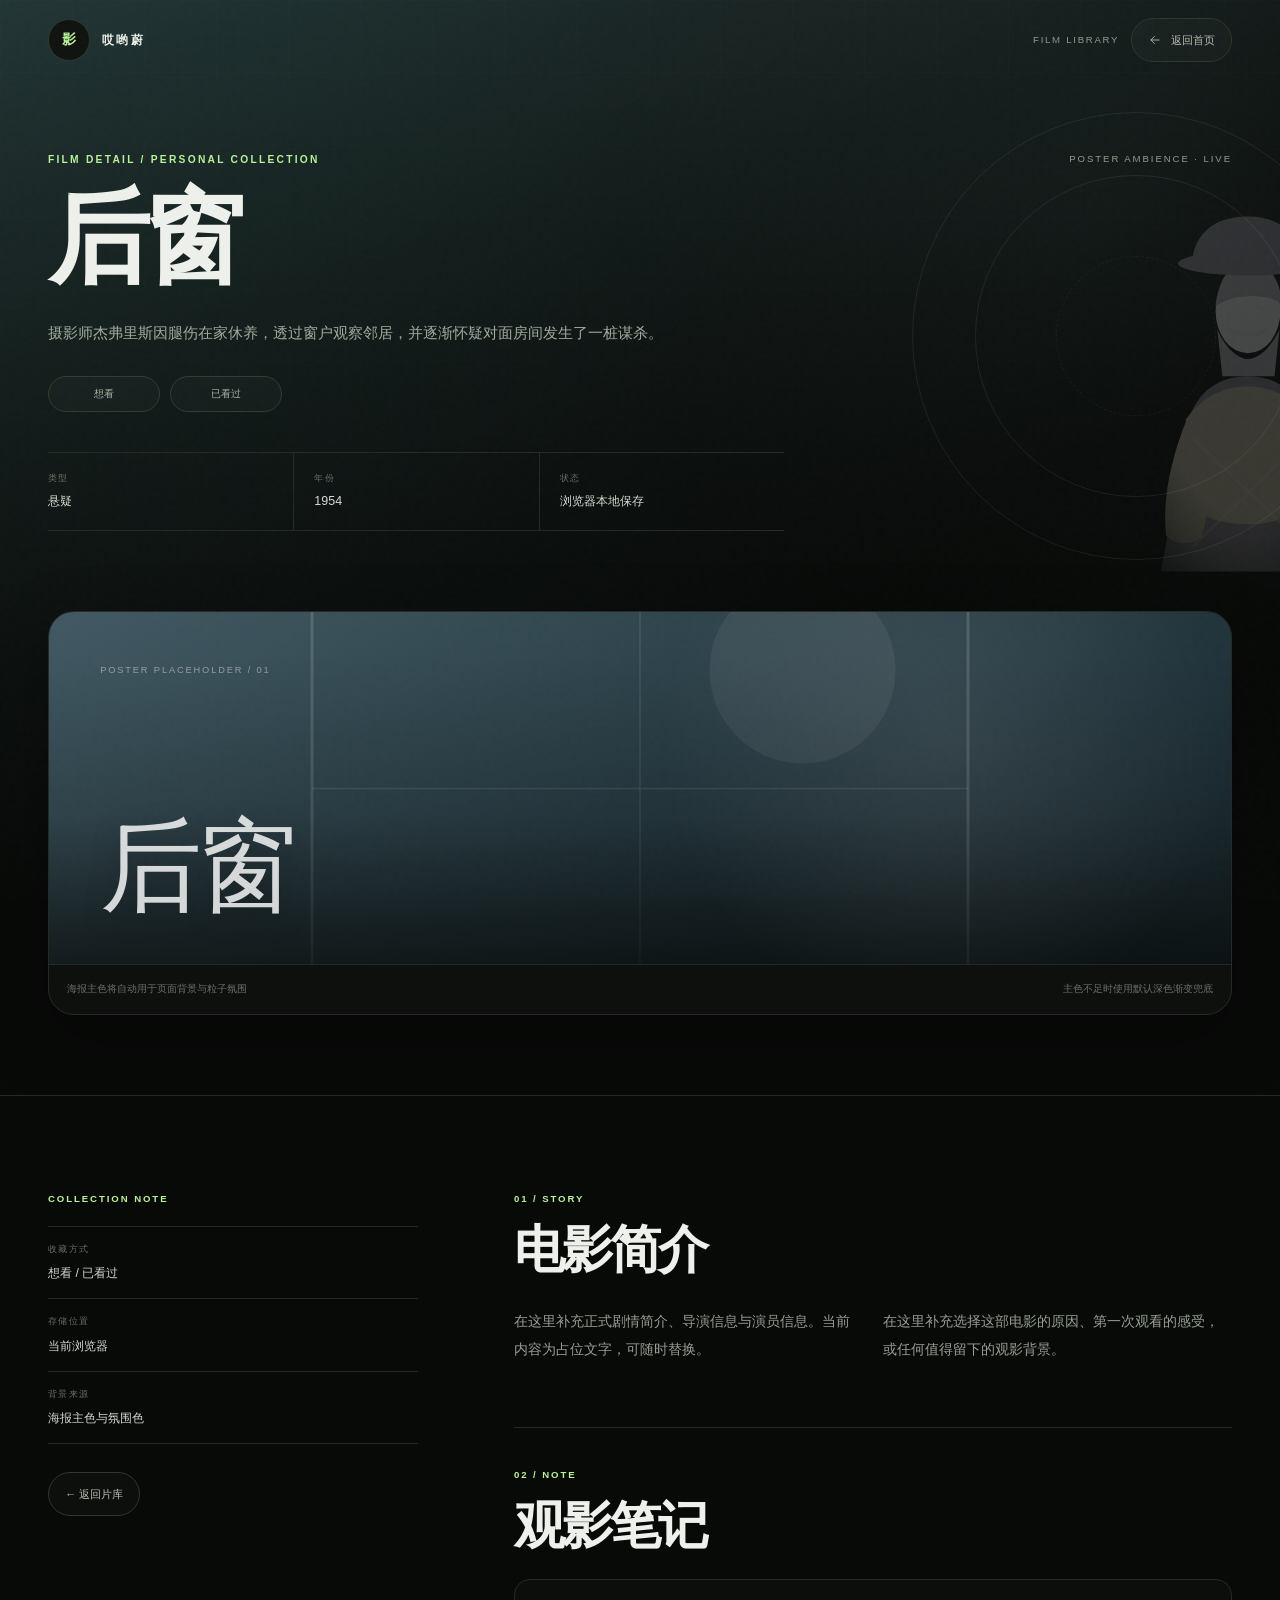
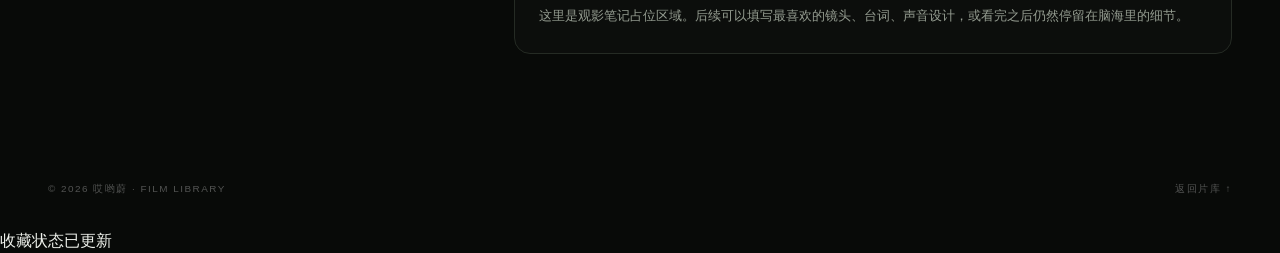
<file: codex/movie.html>
<!doctype html>
<html lang="zh-CN">
  <head>
    <meta charset="UTF-8" />
    <meta name="viewport" content="width=device-width, initial-scale=1.0" />
    <meta name="description" content="哎哟蔚的电影收藏 · 电影详情。" />
    <meta name="theme-color" content="#080a08" />
    <title>电影详情 · 哎哟蔚的电影收藏</title>
    <link
      rel="icon"
      href="data:image/svg+xml,<svg xmlns=%22http://www.w3.org/2000/svg%22 viewBox=%220 0 64 64%22><rect width=%2264%22 height=%2264%22 rx=%2216%22 fill=%22%23080a08%22/><text x=%2232%22 y=%2243%22 text-anchor=%22middle%22 fill=%22%23b8f39a%22 font-size=%2230%22>影</text></svg>"
    />
    <script src="./tailwind-browser.js"></script>
    <script>
      tailwind.config = {
        theme: {
          extend: {
            colors: {
              ink: "#080a08",
              panel: "#10130f",
              line: "#252b24",
              mist: "#eef1eb",
              muted: "#929a8e",
              accent: "#b8f39a",
            },
          },
        },
      };
    </script>
    <link rel="stylesheet" href="./assets/project-page.css" />
    <link rel="stylesheet" href="./assets/library.css" />
    <link rel="stylesheet" href="./assets/movie-detail.css" />
    <link rel="stylesheet" href="./assets/characters.css" />
  </head>
  <body>
    <a class="skip-link" href="#movie-content">跳至电影内容</a>
    <div class="ambient-backdrop" aria-hidden="true"></div>
    <div class="character-layer" data-character-layer data-theme="dark" aria-hidden="true"></div>
    <canvas id="particleCanvas" class="particle-canvas" aria-hidden="true"></canvas>

    <header id="detailHeader" class="detail-header fixed inset-x-0 top-0 z-40">
      <nav class="mx-auto flex h-20 max-w-[1440px] items-center justify-between px-5 sm:px-8 lg:px-12" aria-label="电影详情页导航">
        <a class="flex items-center gap-3" href="./index.html" aria-label="哎哟蔚的电影收藏，返回首页">
          <span class="detail-brand">影</span>
          <span class="hidden text-xs font-semibold uppercase tracking-[0.24em] text-mist sm:block">哎哟蔚</span>
        </a>
        <div class="flex items-center gap-3">
          <a class="hidden text-[0.6rem] uppercase tracking-[0.18em] text-muted transition-colors hover:text-mist sm:block" href="./library.html">Film library</a>
          <a class="back-link" href="./index.html">
            <svg class="size-3.5" viewBox="0 0 24 24" fill="none" aria-hidden="true">
              <path d="M19 12H5m6-6-6 6 6 6" stroke="currentColor" stroke-width="1.5" stroke-linecap="round" stroke-linejoin="round" />
            </svg>
            返回首页
          </a>
        </div>
      </nav>
    </header>

    <main>
      <section class="detail-hero">
        <div class="detail-grid" aria-hidden="true"></div>
        <div class="detail-orbit" aria-hidden="true"></div>

        <div class="relative z-10 mx-auto max-w-[1440px] px-5 sm:px-8 lg:px-12">
          <div class="reveal">
            <div class="flex flex-wrap items-center justify-between gap-4">
              <p class="detail-kicker">Film detail / Personal collection</p>
              <p class="text-[0.6rem] uppercase tracking-[0.2em] text-muted">Poster ambience · Live</p>
            </div>
            <h1 id="movieTitle" class="detail-title">电影详情</h1>
            <p id="movieDescription" class="detail-lead">
              这里预留电影简介位置，后续可替换为正式剧情简介与个人观影记录。
            </p>
            <div id="movieDetailActions" class="movie-detail-actions"></div>
            <div class="detail-meta">
              <div><span>类型</span><strong id="movieGenre">类型占位</strong></div>
              <div><span>年份</span><strong id="movieYear">年份占位</strong></div>
              <div><span>状态</span><strong>浏览器本地保存</strong></div>
            </div>
          </div>

          <figure class="project-image detail-media reveal mt-14 sm:mt-16 lg:mt-20">
            <div id="movieHeroPoster" class="movie-hero-poster">
              <img id="moviePosterImage" alt="" />
              <span id="moviePosterCode" class="movie-hero-code">Poster placeholder</span>
              <p id="moviePosterTitle" class="movie-hero-title">电影详情</p>
            </div>
            <figcaption class="image-note">
              <span>海报主色将自动用于页面背景与粒子氛围</span>
              <span>主色不足时使用默认深色渐变兜底</span>
            </figcaption>
          </figure>
        </div>
      </section>

      <section id="movie-content" class="project-section">
        <div class="mx-auto grid max-w-[1440px] gap-16 px-5 sm:px-8 lg:grid-cols-[0.34fr_0.66fr] lg:gap-24 lg:px-12">
          <aside class="reveal">
            <div class="lg:sticky lg:top-28">
              <p class="section-label">Collection note</p>
              <div class="project-facts mt-5">
                <div class="project-fact"><span>收藏方式</span><strong>想看 / 已看过</strong></div>
                <div class="project-fact"><span>存储位置</span><strong>当前浏览器</strong></div>
                <div class="project-fact"><span>背景来源</span><strong>海报主色与氛围色</strong></div>
              </div>
              <a class="back-link mt-7" href="./library.html">← 返回片库</a>
            </div>
          </aside>

          <div class="min-w-0">
            <section class="reveal">
              <p class="section-label">01 / Story</p>
              <h2 class="section-heading">电影简介</h2>
              <div class="mt-8 grid gap-5 sm:grid-cols-2">
                <p class="body-copy">
                  在这里补充正式剧情简介、导演信息与演员信息。当前内容为占位文字，可随时替换。
                </p>
                <p class="body-copy">
                  在这里补充选择这部电影的原因、第一次观看的感受，或任何值得留下的观影背景。
                </p>
              </div>
            </section>

            <section class="reveal mt-16 border-t border-line pt-10">
              <p class="section-label">02 / Note</p>
              <h2 class="section-heading">观影笔记</h2>
              <div class="movie-note mt-7">
                这里是观影笔记占位区域。后续可以填写最喜欢的镜头、台词、声音设计，或看完之后仍然停留在脑海里的细节。
              </div>
            </section>
          </div>
        </div>
      </section>
    </main>

    <footer class="mx-auto flex max-w-[1440px] flex-col gap-4 px-5 py-8 text-[0.62rem] uppercase tracking-[0.15em] text-white/30 sm:flex-row sm:items-center sm:justify-between sm:px-8 lg:px-12">
      <p>© <span id="currentYear">2026</span> 哎哟蔚 · Film Library</p>
      <a class="transition-colors hover:text-white/70" href="./library.html">返回片库 ↑</a>
    </footer>

    <div id="toast" class="toast" role="status" aria-live="polite">收藏状态已更新</div>
    <script src="./assets/movies.js"></script>
    <script src="./assets/movie-detail.js"></script>
    <script src="./assets/characters.js"></script>
    <script src="./assets/project-page.js"></script>
  </body>
</html>
</file>
<file: codex/assets/styles.css>
:root {
  color-scheme: dark;
  --ink: #eee9f8;
  --panel: #f7f3fc;
  --line: #d1c5e4;
  --mist: #241b31;
  --muted: #71647f;
  --accent: #4f713c;
  --accent-bright: #b8f39a;
  --selection: rgba(126, 91, 170, 0.2);
}

* {
  box-sizing: border-box;
}

html {
  background: var(--ink);
  scroll-padding-top: 5rem;
}

body {
  background:
    radial-gradient(circle at 18% 10%, rgba(167, 128, 216, 0.2), transparent 29rem),
    radial-gradient(circle at 86% 14%, rgba(255, 255, 255, 0.5), transparent 32rem),
    var(--ink);
}

body::before {
  position: fixed;
  z-index: 100;
  inset: 0;
  pointer-events: none;
  content: "";
  opacity: 0.022;
  background-image: url("data:image/svg+xml,%3Csvg viewBox='0 0 180 180' xmlns='http://www.w3.org/2000/svg'%3E%3Cfilter id='n'%3E%3CfeTurbulence type='fractalNoise' baseFrequency='.9' numOctaves='4' stitchTiles='stitch'/%3E%3C/filter%3E%3Crect width='100%25' height='100%25' filter='url(%23n)' opacity='.7'/%3E%3C/svg%3E");
}

::selection {
  color: #0a0c09;
  background: var(--accent);
}

::-webkit-scrollbar {
  width: 8px;
}

::-webkit-scrollbar-track {
  background: var(--ink);
}

::-webkit-scrollbar-thumb {
  border: 2px solid var(--ink);
  border-radius: 999px;
  background: #9d8bb9;
}

a,
button {
  -webkit-tap-highlight-color: transparent;
}

button,
a {
  touch-action: manipulation;
}

:focus-visible {
  outline: 2px solid var(--accent);
  outline-offset: 4px;
}

.skip-link {
  position: fixed;
  z-index: 200;
  top: 0.75rem;
  left: 50%;
  padding: 0.75rem 1rem;
  border-radius: 999px;
  color: #0b0d0a;
  background: var(--accent);
  font-size: 0.75rem;
  font-weight: 700;
  transform: translate(-50%, -200%);
  transition: transform 180ms ease;
}

.skip-link:focus {
  transform: translate(-50%, 0);
}

.cursor-glow {
  position: fixed;
  z-index: 0;
  width: 28rem;
  height: 28rem;
  border-radius: 50%;
  opacity: 0;
  pointer-events: none;
  background: rgba(138, 97, 190, 0.09);
  filter: blur(80px);
  transform: translate(-50%, -50%);
  transition: opacity 500ms ease;
}

.site-header-scrolled {
  background: rgba(247, 243, 252, 0.58);
}

.status-dot {
  position: relative;
  display: inline-block;
  width: 0.42rem;
  height: 0.42rem;
  flex: 0 0 auto;
  border-radius: 999px;
  background: var(--accent);
  box-shadow: 0 0 12px rgba(184, 243, 154, 0.75);
}

.status-dot::after {
  position: absolute;
  inset: -0.22rem;
  border: 1px solid rgba(184, 243, 154, 0.38);
  border-radius: inherit;
  content: "";
  animation: statusPulse 2.4s ease-out infinite;
}

.nav-link {
  padding: 0.65rem 1.15rem;
  border-radius: 999px;
  color: #746781;
  font-size: 0.73rem;
  transition:
    color 220ms ease,
    background-color 220ms ease;
}

.nav-link:hover,
.nav-link.is-active {
  color: #241b31;
  background: rgba(255, 255, 255, 0.52);
}

.menu-line {
  position: absolute;
  width: 1rem;
  height: 1px;
  border-radius: 99px;
  background: currentColor;
  transition: transform 250ms ease;
}

.menu-line-top {
  transform: translateY(-3px);
}

.menu-line-bottom {
  transform: translateY(3px);
}

#menuToggle[aria-expanded="true"] .menu-line-top {
  transform: rotate(45deg);
}

#menuToggle[aria-expanded="true"] .menu-line-bottom {
  transform: rotate(-45deg);
}

#mobileMenu.is-open {
  pointer-events: auto;
  opacity: 1;
  transform: translateY(0);
}

.mobile-nav-link {
  display: flex;
  align-items: center;
  justify-content: space-between;
  padding: 0.9rem 1rem;
  border-radius: 1rem;
  color: #362a46;
  font-size: 0.9rem;
  transition: background-color 180ms ease;
}

.mobile-nav-link span {
  color: #8e81a0;
  font-size: 0.58rem;
  letter-spacing: 0.15em;
}

.mobile-nav-link:hover {
  background: rgba(255, 255, 255, 0.46);
}

.hero-grid {
  background-image:
    linear-gradient(rgba(66, 45, 94, 0.05) 1px, transparent 1px),
    linear-gradient(90deg, rgba(66, 45, 94, 0.05) 1px, transparent 1px);
  background-size: 72px 72px;
  mask-image: linear-gradient(to bottom, black, transparent 88%);
}

.hero-orb {
  position: absolute;
  border-radius: 50%;
  pointer-events: none;
  filter: blur(1px);
}

.hero-orb-left {
  top: 14%;
  left: -12rem;
  width: 28rem;
  height: 28rem;
  background: radial-gradient(circle, rgba(157, 116, 207, 0.18), transparent 68%);
}

.hero-orb-right {
  right: -15rem;
  bottom: -6rem;
  width: 42rem;
  height: 42rem;
  background: radial-gradient(circle, rgba(101, 162, 102, 0.11), transparent 68%);
}

.text-outline {
  color: transparent;
  -webkit-text-stroke: 1px rgba(66, 45, 94, 0.52);
}

.button-primary,
.button-secondary {
  display: inline-flex;
  min-height: 3rem;
  align-items: center;
  justify-content: center;
  gap: 0.65rem;
  border-radius: 999px;
  padding: 0.8rem 1.35rem;
  font-size: 0.76rem;
  font-weight: 600;
  transition:
    color 220ms ease,
    background-color 220ms ease,
    border-color 220ms ease;
}

.button-primary {
  color: #0c0e0b;
  background: var(--accent-bright);
}

.button-primary:hover {
  background: #d0ffb9;
}

.button-secondary {
  border: 1px solid #cfc2e2;
  color: #433552;
  background: rgba(255, 255, 255, 0.32);
}

.button-secondary:hover {
  border-color: rgba(79, 113, 60, 0.4);
  color: #241b31;
  background: rgba(255, 255, 255, 0.58);
}

.hero-visual::before {
  position: absolute;
  inset: 10%;
  border-radius: 50%;
  content: "";
  background: radial-gradient(circle, rgba(184, 243, 154, 0.17), transparent 62%);
  filter: blur(28px);
}

.orbit {
  position: absolute;
  left: 50%;
  top: 50%;
  border: 1px solid rgba(60, 40, 87, 0.13);
  border-radius: 50%;
  transform: translate(-50%, -50%);
}

.orbit::before {
  position: absolute;
  top: -3px;
  left: 50%;
  width: 5px;
  height: 5px;
  border-radius: 50%;
  content: "";
  background: var(--accent);
  box-shadow: 0 0 16px rgba(184, 243, 154, 0.85);
}

.orbit-outer {
  width: 94%;
  height: 94%;
  animation: decorBreathe 9s ease-in-out infinite;
}

.orbit-inner {
  width: 73%;
  height: 73%;
  border-style: dashed;
  opacity: 0.6;
  animation: decorBreathe 11s ease-in-out 1.2s infinite;
}

.portrait-card {
  border: 1px solid rgba(211, 255, 193, 0.22);
  background:
    radial-gradient(circle at 30% 18%, rgba(255, 255, 255, 0.82), transparent 26%),
    linear-gradient(145deg, #c5f6ab, #8acb72 60%, #57804b);
  box-shadow:
    0 36px 80px rgba(0, 0, 0, 0.5),
    0 0 80px rgba(184, 243, 154, 0.13);
  animation: portraitBreathe 10s ease-in-out infinite;
  transform: translate(-50%, -50%) rotate(-5deg);
}

.hero-visual:hover .portrait-card {
  transform: translate(-50%, -50%) rotate(-5deg);
}

.portrait-glow {
  position: absolute;
  inset: 14%;
  border: 1px solid rgba(15, 23, 12, 0.1);
  border-radius: 50%;
}

.portrait-glow::before,
.portrait-glow::after {
  position: absolute;
  inset: 14%;
  border: inherit;
  border-radius: inherit;
  content: "";
}

.portrait-glow::after {
  inset: 30%;
}

.section-kicker {
  color: var(--accent);
  font-size: 0.62rem;
  font-weight: 600;
  letter-spacing: 0.22em;
  text-transform: uppercase;
}

.section-title {
  color: var(--mist);
  font-family: "Arial Narrow", "Avenir Next Condensed", "Segoe UI", "PingFang SC", sans-serif;
  font-size: clamp(3rem, 6.2vw, 6.5rem);
  font-weight: 600;
  line-height: 0.96;
  letter-spacing: -0.06em;
}

.project-card {
  min-width: 0;
}

.project-stage {
  isolation: isolate;
  transition: box-shadow 480ms ease;
}

.project-card:hover .project-stage {
  box-shadow: 0 22px 52px rgba(66, 45, 94, 0.16);
}

.stage-noise {
  position: absolute;
  z-index: 3;
  inset: 0;
  pointer-events: none;
  opacity: 0.045;
  background-image: url("data:image/svg+xml,%3Csvg viewBox='0 0 180 180' xmlns='http://www.w3.org/2000/svg'%3E%3Cfilter id='n'%3E%3CfeTurbulence type='fractalNoise' baseFrequency='.85' numOctaves='4' stitchTiles='stitch'/%3E%3C/filter%3E%3Crect width='100%25' height='100%25' filter='url(%23n)'/%3E%3C/svg%3E");
}

.stage-index {
  position: absolute;
  z-index: 4;
  top: 6%;
  right: 6%;
  color: rgba(255, 255, 255, 0.42);
  font-family: "Arial Narrow", "Segoe UI", sans-serif;
  font-size: 0.62rem;
  letter-spacing: 0.16em;
}

.stage-label {
  position: absolute;
  z-index: 4;
  bottom: 7%;
  right: 7%;
  color: rgba(255, 255, 255, 0.28);
  font-size: 0.48rem;
  letter-spacing: 0.16em;
  text-transform: uppercase;
}

.stage-mori {
  background:
    radial-gradient(circle at 72% 28%, rgba(161, 219, 129, 0.15), transparent 26%),
    linear-gradient(145deg, #141d14, #0c100d);
}

.mori-sun {
  position: absolute;
  top: 19%;
  right: 15%;
  width: 45%;
  aspect-ratio: 1;
  border-radius: 50%;
  background: radial-gradient(circle at 35% 30%, #d9ffc6, #94c978 46%, rgba(58, 88, 46, 0.1) 72%);
  filter: blur(0.2px);
  box-shadow: 0 0 70px rgba(171, 233, 143, 0.16);
  opacity: 0.85;
}

.phone-shell {
  position: absolute;
  z-index: 2;
  left: 42%;
  top: 17%;
  width: 31%;
  height: 69%;
  border: 1px solid rgba(255, 255, 255, 0.16);
  border-radius: 1.15rem;
  padding: 0.28rem;
  background: #070a07;
  box-shadow: 0 22px 50px rgba(0, 0, 0, 0.55);
  transform: rotate(5deg);
}

.phone-speaker {
  position: absolute;
  z-index: 2;
  top: 0.52rem;
  left: 50%;
  width: 26%;
  height: 0.2rem;
  border-radius: 99px;
  background: #050705;
  transform: translateX(-50%);
}

.phone-screen {
  position: relative;
  width: 100%;
  height: 100%;
  overflow: hidden;
  border-radius: 0.88rem;
  background:
    radial-gradient(circle at 52% 42%, rgba(170, 226, 144, 0.22), transparent 32%),
    linear-gradient(180deg, #141e14, #0a0e0a);
}

.mori-rings {
  position: absolute;
  top: 35%;
  left: 50%;
  width: 76%;
  aspect-ratio: 1;
  border: 1px solid rgba(193, 240, 170, 0.18);
  border-radius: 50%;
  transform: translate(-50%, -50%);
}

.mori-rings::before,
.mori-rings::after {
  position: absolute;
  inset: 13%;
  border: inherit;
  border-radius: inherit;
  content: "";
}

.mori-rings::after {
  inset: 28%;
}

.mori-chip {
  position: absolute;
  z-index: 3;
  padding: 0.35rem 0.55rem;
  border: 1px solid rgba(255, 255, 255, 0.1);
  border-radius: 999px;
  color: rgba(255, 255, 255, 0.52);
  background: rgba(17, 22, 17, 0.58);
  font-size: 0.42rem;
  letter-spacing: 0.16em;
  backdrop-filter: blur(8px);
}

.mori-chip-one {
  top: 37%;
  left: 15%;
}

.mori-chip-two {
  right: 9%;
  bottom: 27%;
}

.stage-north {
  background:
    radial-gradient(circle at 85% 82%, rgba(91, 150, 148, 0.16), transparent 28%),
    linear-gradient(145deg, #171d21, #0d1114);
}

.dashboard-shell {
  position: absolute;
  top: 17%;
  left: 12%;
  width: 79%;
  height: 68%;
  overflow: hidden;
  border: 1px solid rgba(255, 255, 255, 0.11);
  border-radius: 0.7rem;
  background: rgba(16, 22, 26, 0.94);
  box-shadow: 0 24px 70px rgba(0, 0, 0, 0.5);
  transform: rotate(-2.5deg);
}

.dashboard-top {
  display: flex;
  height: 1.5rem;
  align-items: center;
  justify-content: space-between;
  border-bottom: 1px solid rgba(255, 255, 255, 0.06);
  padding: 0 0.7rem;
}

.metric-card {
  display: flex;
  min-width: 0;
  flex-direction: column;
  gap: 0.28rem;
  padding: 0.55rem;
  border: 1px solid rgba(255, 255, 255, 0.055);
  border-radius: 0.42rem;
  background: rgba(255, 255, 255, 0.025);
}

.metric-card span {
  color: rgba(255, 255, 255, 0.26);
  font-size: 0.38rem;
  letter-spacing: 0.08em;
  text-transform: uppercase;
}

.metric-card strong {
  color: rgba(255, 255, 255, 0.75);
  font-size: 0.62rem;
  font-weight: 500;
}

.chart-card {
  padding: 0.65rem;
  border: 1px solid rgba(255, 255, 255, 0.055);
  border-radius: 0.42rem;
  color: rgba(255, 255, 255, 0.32);
  background: rgba(255, 255, 255, 0.025);
  font-size: 0.42rem;
  text-transform: uppercase;
  letter-spacing: 0.08em;
}

.north-badge {
  position: absolute;
  z-index: 4;
  right: 6%;
  bottom: 20%;
  padding: 0.55rem 0.8rem;
  border: 1px solid rgba(140, 203, 194, 0.18);
  border-radius: 999px;
  color: #9dd3cc;
  background: rgba(17, 33, 33, 0.82);
  box-shadow: 0 10px 30px rgba(0, 0, 0, 0.32);
  font-size: 0.55rem;
  backdrop-filter: blur(12px);
}

.stage-atelier {
  background: #1a1917;
}

.atelier-tag {
  display: inline-flex;
  align-items: center;
  padding: 0.36rem 0.62rem;
  border: 1px solid rgba(255, 255, 255, 0.09);
  border-radius: 999px;
  color: rgba(255, 255, 255, 0.35);
  font-size: 0.46rem;
  letter-spacing: 0.11em;
  text-transform: uppercase;
}

.atelier-arch {
  position: absolute;
  top: 15%;
  left: 17%;
  width: 66%;
  height: 72%;
  border-radius: 50% 50% 0 0 / 36% 36% 0 0;
  background:
    linear-gradient(90deg, rgba(255, 255, 255, 0.02), transparent 40%),
    #c0ad83;
  box-shadow: 0 24px 80px rgba(0, 0, 0, 0.28);
}

.atelier-arch::after {
  position: absolute;
  inset: 9%;
  border-radius: inherit;
  content: "";
  background: linear-gradient(145deg, rgba(255, 255, 255, 0.24), transparent 26%);
}

.chair-back {
  position: absolute;
  z-index: 2;
  top: 26%;
  left: 39%;
  width: 26%;
  height: 31%;
  border-radius: 44% 44% 22% 22%;
  background: #2e241c;
  box-shadow: inset 10px 0 22px rgba(255, 255, 255, 0.06);
}

.chair-seat {
  position: absolute;
  z-index: 2;
  top: 55%;
  left: 36%;
  width: 32%;
  height: 11%;
  border-radius: 40%;
  background: #31271f;
  box-shadow: 0 10px 16px rgba(0, 0, 0, 0.25);
}

.chair-leg {
  position: absolute;
  z-index: 2;
  top: 63%;
  width: 2.4%;
  height: 23%;
  border-radius: 99px;
  background: #34291f;
  transform-origin: top;
}

.chair-leg-left {
  left: 39%;
  transform: rotate(8deg);
}

.chair-leg-right {
  right: 39%;
  transform: rotate(-8deg);
}

.project-meta {
  display: flex;
  align-items: center;
  justify-content: space-between;
  gap: 1rem;
  padding-top: 1.25rem;
}

.project-title {
  color: #2b2038;
  font-size: 1rem;
  font-weight: 500;
  letter-spacing: -0.015em;
}

.project-type {
  margin-top: 0.45rem;
  color: #776b85;
  font-size: 0.68rem;
  letter-spacing: 0.02em;
}

.project-arrow {
  display: grid;
  width: 2.8rem;
  height: 2.8rem;
  flex: 0 0 auto;
  place-items: center;
  border: 1px solid #cfc2e2;
  border-radius: 999px;
  color: #6d607c;
}

.about-glow {
  position: absolute;
  top: 20%;
  left: -15rem;
  width: 38rem;
  height: 38rem;
  border-radius: 50%;
  background: radial-gradient(circle, rgba(160, 112, 218, 0.12), transparent 69%);
}

.skill-chip {
  padding: 0.45rem 0.72rem;
  border: 1px solid #c9bbdc;
  border-radius: 999px;
  color: #665873;
  background: rgba(255, 255, 255, 0.25);
  font-size: 0.63rem;
  transition:
    border-color 220ms ease,
    color 220ms ease;
}

.skill-chip:hover {
  border-color: rgba(79, 113, 60, 0.32);
  color: #352942;
}

.about-principle {
  display: flex;
  gap: 1.1rem;
  padding: 1.25rem 0;
}

.about-principle > span {
  padding-top: 0.2rem;
  color: var(--accent);
  font-family: "Arial Narrow", "Segoe UI", sans-serif;
  font-size: 0.6rem;
  letter-spacing: 0.15em;
}

.about-principle h3 {
  color: #312540;
  font-size: 0.85rem;
  font-weight: 500;
}

.about-principle p {
  margin-top: 0.55rem;
  color: #786c84;
  font-size: 0.72rem;
  line-height: 1.75;
}

.contact-halo {
  position: absolute;
  top: 50%;
  left: 50%;
  width: min(70rem, 90vw);
  height: min(45rem, 60vw);
  border-radius: 50%;
  background: radial-gradient(ellipse, rgba(157, 113, 209, 0.13), transparent 68%);
  transform: translate(-50%, -50%);
}

.contact-email {
  display: flex;
  flex: 1;
  align-items: center;
  justify-content: space-between;
  gap: 1rem;
  border-bottom: 1px solid #cfc2df;
  padding: 0.35rem 0 0.7rem;
  color: #2b2038;
  font-family: "Avenir Next", "Segoe UI", sans-serif;
  font-size: clamp(1.4rem, 4vw, 3.5rem);
  font-weight: 500;
  letter-spacing: -0.045em;
  transition:
    color 220ms ease,
    border-color 220ms ease;
}

.contact-email:hover {
  border-color: var(--accent);
  color: var(--accent);
}

.copy-button {
  display: inline-flex;
  min-height: 3.1rem;
  align-items: center;
  justify-content: center;
  gap: 0.55rem;
  border: 1px solid #cfc2df;
  border-radius: 999px;
  padding: 0.7rem 1rem;
  color: #675a75;
  font-size: 0.7rem;
  transition:
    color 220ms ease,
    border-color 220ms ease,
    background-color 220ms ease;
}

.copy-button:hover {
  border-color: #aa98c1;
  color: #2b2038;
  background: rgba(255, 255, 255, 0.38);
}

.copy-button.is-copied {
  border-color: rgba(184, 243, 154, 0.28);
  color: var(--accent);
}

.social-link {
  display: inline-flex;
  align-items: center;
  gap: 0.35rem;
  color: #6d607b;
  font-size: 0.7rem;
  transition: color 220ms ease;
}

.social-link:hover {
  color: #2b2038;
}

.project-modal {
  width: min(46rem, calc(100vw - 2rem));
  max-height: calc(100vh - 2rem);
  overflow: auto;
  border: 1px solid #cfc2df;
  border-radius: 1.75rem;
  padding: 0;
  color: var(--mist);
  background: #f7f2fd;
  box-shadow: 0 30px 100px rgba(49, 32, 68, 0.28);
}

.project-modal[open] {
  animation: modalIn 240ms ease-out;
}

.project-modal::backdrop {
  background: rgba(3, 4, 3, 0.78);
  backdrop-filter: blur(8px);
}

.modal-inner {
  padding: clamp(1.5rem, 5vw, 3.5rem);
}

.modal-stat {
  display: flex;
  flex-direction: column;
  gap: 0.5rem;
  padding: 1rem;
  border: 1px solid #d5c9e5;
  border-radius: 0.8rem;
  background: rgba(255, 255, 255, 0.28);
}

.modal-stat span {
  color: #7b6d89;
  font-size: 0.58rem;
  letter-spacing: 0.1em;
}

.modal-stat strong {
  color: #342743;
  font-size: 0.78rem;
  font-weight: 500;
}

.modal-tag {
  padding: 0.38rem 0.62rem;
  border: 1px solid #d0c2e2;
  border-radius: 999px;
  color: #665874;
  font-size: 0.6rem;
}

.toast {
  position: fixed;
  z-index: 150;
  bottom: 1.5rem;
  left: 50%;
  padding: 0.7rem 1rem;
  border: 1px solid rgba(184, 243, 154, 0.22);
  border-radius: 999px;
  color: #dfffd1;
  background: rgba(20, 29, 18, 0.94);
  box-shadow: 0 16px 45px rgba(0, 0, 0, 0.45);
  font-size: 0.72rem;
  opacity: 0;
  pointer-events: none;
  transform: translate(-50%, 1rem);
  transition:
    opacity 220ms ease,
    transform 220ms ease;
  backdrop-filter: blur(12px);
}

.toast.is-visible {
  opacity: 1;
  transform: translate(-50%, 0);
}

.js .reveal {
  opacity: 0;
  transform: translateY(12px);
  transition:
    opacity 1100ms cubic-bezier(0.22, 1, 0.36, 1),
    transform 1100ms cubic-bezier(0.22, 1, 0.36, 1);
}

.js .reveal.is-visible {
  opacity: 1;
  transform: translateY(0);
}

.js .reveal-delay-1 {
  transition-delay: 70ms;
}

.js .reveal-delay-2 {
  transition-delay: 110ms;
}

.js .reveal-delay-3 {
  transition-delay: 150ms;
}

@keyframes statusPulse {
  0% {
    opacity: 0.9;
    transform: scale(0.7);
  }
  70%,
  100% {
    opacity: 0;
    transform: scale(1.55);
  }
}

@keyframes decorBreathe {
  0%,
  100% {
    opacity: 0.38;
  }
  50% {
    opacity: 0.72;
  }
}

@keyframes portraitBreathe {
  0%,
  100% {
    filter: brightness(0.97);
  }
  50% {
    filter: brightness(1.035);
  }
}

@keyframes modalIn {
  from {
    opacity: 0;
  }
  to {
    opacity: 1;
  }
}

@media (min-width: 1024px) {
  .about-principle {
    min-height: 9rem;
    flex-direction: column;
    padding: 0;
  }

  .stage-atelier {
    min-height: 30rem;
  }
}

@media (max-width: 639px) {
  .hero-grid {
    background-size: 48px 48px;
  }

  .project-stage {
    border-radius: 1.25rem;
  }

  .phone-shell {
    top: 15%;
    height: 72%;
  }

  .project-type {
    font-size: 0.62rem;
  }

  .project-arrow {
    width: 2.4rem;
    height: 2.4rem;
  }

  .contact-email {
    word-break: break-all;
  }
}

@media (pointer: coarse) {
  .cursor-glow {
    display: none;
  }
}

@media (prefers-reduced-motion: reduce) {
  html {
    scroll-behavior: auto;
  }

  *,
  *::before,
  *::after {
    scroll-behavior: auto !important;
    animation-duration: 0.01ms !important;
    animation-iteration-count: 1 !important;
    transition-duration: 0.01ms !important;
  }

  .js .reveal {
    opacity: 1;
    transform: none;
  }
}
</file>
<file: codex/assets/library.css>
.movie-grid {
  display: grid;
  grid-template-columns: repeat(4, minmax(0, 1fr));
  gap: 1.5rem;
}

[hidden] {
  display: none !important;
}

.movie-card {
  min-width: 0;
  overflow: hidden;
  border: 1px solid rgba(79, 55, 107, 0.12);
  border-radius: 1.25rem;
  background: rgba(247, 243, 252, 0.58);
  box-shadow: 0 10px 28px rgba(66, 45, 94, 0.035);
  transition: box-shadow 480ms ease;
}

.movie-card:hover {
  box-shadow: 0 22px 52px rgba(66, 45, 94, 0.16);
}

.poster-art {
  position: relative;
  display: flex;
  aspect-ratio: 2 / 3;
  flex-direction: column;
  justify-content: space-between;
  overflow: hidden;
  margin: 0;
  border-radius: 0.9rem;
  padding: 1rem;
  color: rgba(255, 255, 255, 0.76);
  background: #17151b;
  isolation: isolate;
}

.movie-poster-link {
  display: block;
  overflow: hidden;
  margin: 0.55rem;
  border-radius: 0.9rem;
}

.poster-art::after {
  position: absolute;
  z-index: 1;
  inset: 0;
  content: "";
  background: linear-gradient(180deg, transparent 45%, rgba(5, 6, 8, 0.42));
}

.poster-art img {
  position: absolute;
  z-index: 0;
  inset: 0;
  width: 100%;
  height: 100%;
  object-fit: cover;
}

.poster-code,
.poster-mark {
  position: relative;
  z-index: 2;
  font-size: 0.54rem;
  letter-spacing: 0.18em;
  text-transform: uppercase;
}

.poster-mark {
  align-self: flex-end;
  color: rgba(255, 255, 255, 0.46);
}

.poster-sand {
  background: linear-gradient(145deg, #a89273, #453c32 62%, #181713);
}

.poster-sage {
  background: linear-gradient(145deg, #9aae83, #43533f 62%, #171c16);
}

.poster-plum {
  background: linear-gradient(145deg, #9c7896, #4c354e 64%, #1b141c);
}

.poster-slate {
  background: linear-gradient(145deg, #7f98a1, #34464e 62%, #13191c);
}

.poster-rose {
  background: linear-gradient(145deg, #b98983, #5b3d3b 64%, #1e1717);
}

.poster-ink {
  background: linear-gradient(145deg, #6c7187, #313440 62%, #131418);
}

.movie-card-body {
  padding: 0.45rem 0.95rem 1rem;
}

.movie-card-title {
  overflow: hidden;
  color: #2b2038;
  font-size: 0.92rem;
  font-weight: 500;
  letter-spacing: -0.015em;
  text-overflow: ellipsis;
  white-space: nowrap;
}

.movie-card-title a {
  color: inherit;
}

.movie-actions {
  display: grid;
  grid-template-columns: repeat(2, minmax(0, 1fr));
  gap: 0.45rem;
  margin-top: 0.8rem;
}

.movie-action {
  min-height: 2.25rem;
  border: 1px solid #cfc2df;
  border-radius: 999px;
  color: #685b76;
  background: rgba(255, 255, 255, 0.32);
  font-size: 0.65rem;
  transition:
    color 220ms ease,
    background-color 220ms ease,
    border-color 220ms ease;
}

.movie-action:hover {
  border-color: #aa98c1;
  color: #2b2038;
  background: rgba(255, 255, 255, 0.62);
}

.movie-action[data-action="want"].is-active {
  border-color: rgba(79, 113, 60, 0.35);
  color: #30472a;
  background: rgba(184, 243, 154, 0.34);
}

.movie-action[data-action="watched"].is-active {
  border-color: rgba(91, 70, 116, 0.32);
  color: #f7f2fd;
  background: #4a3a5a;
}

.collection-hero {
  position: relative;
  overflow: hidden;
  padding: 9rem 0 4.5rem;
}

.collection-grid {
  position: absolute;
  inset: 0;
  opacity: 0.55;
  background-image:
    linear-gradient(rgba(66, 45, 94, 0.05) 1px, transparent 1px),
    linear-gradient(90deg, rgba(66, 45, 94, 0.05) 1px, transparent 1px);
  background-size: 72px 72px;
  mask-image: linear-gradient(to bottom, black, transparent 92%);
}

.collection-title {
  max-width: 9ch;
  margin-top: 1.25rem;
  color: #241b31;
  font-family:
    "Arial Narrow",
    "Avenir Next Condensed",
    "Segoe UI",
    "PingFang SC",
    "Microsoft YaHei",
    sans-serif;
  font-size: clamp(3.8rem, 9vw, 8.5rem);
  font-weight: 600;
  line-height: 0.92;
  letter-spacing: -0.07em;
}

.collection-intro {
  max-width: 38rem;
  margin-top: 1.8rem;
  color: #71647f;
  font-size: 0.95rem;
  line-height: 1.9;
}

.collection-summary {
  display: grid;
  max-width: 32rem;
  margin-top: 2.2rem;
  border-top: 1px solid #d1c5e4;
  border-bottom: 1px solid #d1c5e4;
  grid-template-columns: repeat(3, minmax(0, 1fr));
}

.collection-summary > div {
  padding: 1rem 0;
}

.collection-summary > div + div {
  border-left: 1px solid #d1c5e4;
  padding-left: 1.2rem;
}

.collection-summary strong {
  display: block;
  color: #241b31;
  font-size: 1.5rem;
  font-weight: 600;
  letter-spacing: -0.04em;
}

.collection-summary span {
  display: block;
  margin-top: 0.35rem;
  color: #827491;
  font-size: 0.58rem;
  letter-spacing: 0.16em;
  text-transform: uppercase;
}

.library-section {
  padding: 1rem 0 7rem;
}

.library-heading {
  display: flex;
  align-items: end;
  justify-content: space-between;
  gap: 2rem;
  padding-bottom: 1.5rem;
  border-bottom: 1px solid #d1c5e4;
}

.library-heading h2,
.favorite-group-heading h2 {
  color: #241b31;
  font-family:
    "Arial Narrow",
    "Avenir Next Condensed",
    "Segoe UI",
    "PingFang SC",
    "Microsoft YaHei",
    sans-serif;
  font-size: clamp(2rem, 4vw, 4rem);
  font-weight: 600;
  letter-spacing: -0.055em;
}

.library-heading p {
  max-width: 25rem;
  color: #71647f;
  font-size: 0.76rem;
  line-height: 1.75;
  text-align: right;
}

.filter-bar {
  display: flex;
  align-items: flex-end;
  justify-content: space-between;
  gap: 1.5rem;
  padding: 1.25rem 0;
  border-bottom: 1px solid #d1c5e4;
}

.filter-groups {
  display: flex;
  flex-wrap: wrap;
  gap: 1.5rem 2rem;
}

.filter-group {
  display: flex;
  align-items: center;
  flex-wrap: wrap;
  gap: 0.4rem;
}

.filter-options {
  display: flex;
  flex-wrap: wrap;
  gap: 0.4rem;
}

.filter-label {
  margin-right: 0.25rem;
  color: #827491;
  font-size: 0.58rem;
  letter-spacing: 0.16em;
  text-transform: uppercase;
}

.filter-chip {
  min-height: 2.1rem;
  border: 1px solid #cfc2df;
  border-radius: 999px;
  padding: 0.35rem 0.75rem;
  color: #71647f;
  background: rgba(255, 255, 255, 0.26);
  font-size: 0.64rem;
  transition:
    color 220ms ease,
    background-color 220ms ease,
    border-color 220ms ease;
}

.filter-chip:hover {
  border-color: #aa98c1;
  color: #2b2038;
  background: rgba(255, 255, 255, 0.56);
}

.filter-chip.is-active {
  border-color: #4a3a5a;
  color: #f7f2fd;
  background: #4a3a5a;
}

.filter-result {
  flex: 0 0 auto;
  color: #827491;
  font-size: 0.64rem;
}

.daily-quote-content {
  transition: opacity 420ms ease;
}

.daily-quote-content.is-fading {
  opacity: 0;
}

.favorite-group {
  padding: 3.5rem 0;
  border-bottom: 1px solid #d1c5e4;
}

.favorite-group-heading {
  display: flex;
  align-items: baseline;
  justify-content: space-between;
  gap: 1rem;
  margin-bottom: 1.5rem;
}

.favorite-group-heading span {
  color: #827491;
  font-size: 0.65rem;
  letter-spacing: 0.16em;
  text-transform: uppercase;
}

.empty-state {
  padding: 2.5rem 1.5rem;
  border: 1px dashed #cbbdde;
  border-radius: 1.25rem;
  color: #776b85;
  font-size: 0.8rem;
  line-height: 1.8;
  text-align: center;
}

.empty-state a {
  color: #4f713c;
  text-decoration: underline;
  text-underline-offset: 0.22em;
}

.home-film-grid {
  display: grid;
  gap: 1.5rem;
}

.home-film-frame {
  position: relative;
  overflow: hidden;
  border: 1px solid rgba(79, 55, 107, 0.12);
  border-radius: 1.25rem;
  background: rgba(247, 243, 252, 0.42);
  box-shadow: 0 10px 28px rgba(66, 45, 94, 0.035);
  transition: box-shadow 480ms ease;
}

.home-film-frame:hover {
  box-shadow: 0 22px 52px rgba(66, 45, 94, 0.16);
}

.home-film-visual {
  position: relative;
  display: flex;
  align-items: flex-end;
  overflow: hidden;
  padding: 2rem;
  color: rgba(255, 255, 255, 0.9);
}

.home-film-image {
  position: absolute;
  z-index: 0;
  inset: 0;
  width: 100%;
  height: 100%;
  object-fit: cover;
}

.home-film-visual::after {
  position: absolute;
  inset: 0;
  content: "";
  background: linear-gradient(180deg, transparent 45%, rgba(8, 9, 11, 0.42));
}

.home-film-visual > * {
  position: relative;
  z-index: 1;
}

.home-film-visual > .home-film-image {
  position: absolute;
  z-index: 0;
  inset: 0;
  width: 100%;
  height: 100%;
}

.home-film-label {
  position: absolute !important;
  top: 1.4rem;
  left: 1.4rem;
  color: rgba(255, 255, 255, 0.5);
  font-size: 0.55rem;
  letter-spacing: 0.18em;
  text-transform: uppercase;
}

.home-film-title {
  font-family:
    "Arial Narrow",
    "Avenir Next Condensed",
    "Segoe UI",
    "PingFang SC",
    "Microsoft YaHei",
    sans-serif;
  font-size: clamp(2rem, 4vw, 4rem);
  font-weight: 500;
  letter-spacing: -0.05em;
}

.home-film-meta {
  display: flex;
  align-items: center;
  justify-content: space-between;
  gap: 1rem;
  padding: 1rem 1.15rem;
}

.home-film-meta p {
  color: #7a6d87;
  font-size: 0.66rem;
}

@media (max-width: 1023px) {
  .movie-grid {
    grid-template-columns: repeat(3, minmax(0, 1fr));
  }
}

@media (max-width: 767px) {
  .collection-hero {
    padding-top: 7.5rem;
  }

  .collection-title {
    font-size: clamp(3.2rem, 17vw, 5rem);
  }

  .library-heading {
    align-items: flex-start;
    flex-direction: column;
    gap: 0.75rem;
  }

  .library-heading p {
    text-align: left;
  }

  .filter-bar {
    align-items: flex-start;
    flex-direction: column;
    gap: 0.9rem;
  }

  .filter-groups {
    gap: 0.9rem;
  }

  .movie-grid {
    grid-template-columns: repeat(2, minmax(0, 1fr));
    gap: 0.85rem;
  }

  .movie-card {
    border-radius: 1rem;
  }

  .poster-art {
    border-radius: 0.72rem;
    padding: 0.75rem;
  }

  .movie-poster-link {
    margin: 0.4rem;
    border-radius: 0.72rem;
  }

  .movie-card-body {
    padding: 0.4rem 0.75rem 0.8rem;
  }

  .movie-card-title {
    font-size: 0.8rem;
  }

  .movie-actions {
    gap: 0.32rem;
    margin-top: 0.65rem;
  }

  .movie-action {
    min-height: 2rem;
    padding: 0.3rem;
    font-size: 0.6rem;
  }
}

@media (max-width: 360px) {
  .movie-grid {
    grid-template-columns: 1fr;
  }
}

@media (prefers-reduced-motion: reduce) {
  .movie-card,
  .home-film-frame,
  .movie-action {
    transition-duration: 0.01ms !important;
  }
}
</file>
<file: codex/assets/characters.css>
.character-layer {
  position: fixed;
  z-index: 0;
  inset: 0;
  overflow: hidden;
  color: #2d2139;
  opacity: 1;
  pointer-events: none;
  mix-blend-mode: multiply;
  --char-dark: #4c4058;
  --char-mid: #776982;
  --char-light: #c9bdcf;
  --char-line: #33283d;
  --char-gold: #a38f6d;
  --char-highlight: #e4dce8;
}

.character-layer[data-theme="dark"] {
  color: #e8ede4;
  mix-blend-mode: screen;
  --char-dark: #7f7389;
  --char-mid: #a89daf;
  --char-light: #e0d9e4;
  --char-line: #d8d0de;
  --char-gold: #baa98a;
  --char-highlight: #f1edf4;
}

.character-figure {
  position: absolute;
  width: var(--character-width);
  opacity: var(--character-opacity);
  pointer-events: none;
  filter: saturate(0.62) contrast(0.94) blur(0.35px);
  mask-image: radial-gradient(ellipse 68% 76% at 50% 46%, #000 54%, rgba(0, 0, 0, 0.72) 70%, transparent 100%);
  -webkit-mask-image: radial-gradient(ellipse 68% 76% at 50% 46%, #000 54%, rgba(0, 0, 0, 0.72) 70%, transparent 100%);
}

.character-figure svg {
  display: block;
  width: 100%;
  height: auto;
  overflow: visible;
}

.character-figure .char-dark {
  fill: var(--char-dark);
}

.character-figure .char-mid {
  fill: var(--char-mid);
}

.character-figure .char-light {
  fill: var(--char-light);
}

.character-figure .char-line {
  stroke: var(--char-line);
}

.character-figure .char-gold {
  fill: var(--char-gold);
}

.character-figure .char-highlight {
  fill: var(--char-highlight);
}

#main-content,
body > footer {
  position: relative;
  z-index: 1;
}

@media (max-width: 767px) {
  .character-figure {
    width: clamp(9rem, 38vw, 14rem);
  }
}
</file>
<file: codex/assets/project-page.css>
:root {
  color-scheme: dark;
  --detail-ink: #080a08;
  --detail-panel: #10130f;
  --detail-line: #252b24;
  --detail-text: #eef1eb;
  --detail-muted: #929a8e;
  --detail-accent: #b8f39a;
}

* {
  box-sizing: border-box;
}

html {
  background: var(--detail-ink);
  scroll-padding-top: 6rem;
}

body {
  min-height: 100vh;
  overflow-x: hidden;
  background:
    radial-gradient(circle at 12% 0%, rgba(184, 243, 154, 0.055), transparent 28rem),
    radial-gradient(circle at 90% 20%, rgba(95, 139, 92, 0.045), transparent 32rem),
    var(--detail-ink);
  color: var(--detail-text);
  font-family:
    "Avenir Next",
    "Segoe UI",
    "PingFang SC",
    "Hiragino Sans GB",
    "Microsoft YaHei",
    sans-serif;
  -webkit-font-smoothing: antialiased;
}

body::before {
  position: fixed;
  z-index: 100;
  inset: 0;
  pointer-events: none;
  content: "";
  opacity: 0.025;
  background-image: url("data:image/svg+xml,%3Csvg viewBox='0 0 180 180' xmlns='http://www.w3.org/2000/svg'%3E%3Cfilter id='n'%3E%3CfeTurbulence type='fractalNoise' baseFrequency='.9' numOctaves='4' stitchTiles='stitch'/%3E%3C/filter%3E%3Crect width='100%25' height='100%25' filter='url(%23n)' opacity='.7'/%3E%3C/svg%3E");
}

::selection {
  color: #0a0c09;
  background: var(--detail-accent);
}

::-webkit-scrollbar {
  width: 8px;
}

::-webkit-scrollbar-track {
  background: var(--detail-ink);
}

::-webkit-scrollbar-thumb {
  border: 2px solid var(--detail-ink);
  border-radius: 999px;
  background: #3a4438;
}

a,
button {
  touch-action: manipulation;
  -webkit-tap-highlight-color: transparent;
}

:focus-visible {
  outline: 2px solid var(--detail-accent);
  outline-offset: 4px;
}

.skip-link {
  position: fixed;
  z-index: 200;
  top: 0.75rem;
  left: 50%;
  padding: 0.75rem 1rem;
  border-radius: 999px;
  color: #0b0d0a;
  background: var(--detail-accent);
  font-size: 0.75rem;
  font-weight: 700;
  transform: translate(-50%, -200%);
  transition: transform 180ms ease;
}

.skip-link:focus {
  transform: translate(-50%, 0);
}

.detail-header {
  transition: background-color 360ms ease;
}

.detail-header.is-scrolled {
  background: rgba(10, 13, 9, 0.72);
}

.detail-brand {
  display: grid;
  width: 2.6rem;
  height: 2.6rem;
  place-items: center;
  border: 1px solid #30372e;
  border-radius: 999px;
  color: var(--detail-accent);
  background: #10130f;
  font-size: 0.88rem;
  font-weight: 700;
  transition:
    border-color 220ms ease,
    color 220ms ease;
}

.detail-brand:hover {
  border-color: rgba(184, 243, 154, 0.42);
  color: #dcffcb;
}

.back-link {
  display: inline-flex;
  min-height: 2.75rem;
  align-items: center;
  gap: 0.55rem;
  border: 1px solid #30372e;
  border-radius: 999px;
  padding: 0.65rem 1rem;
  color: #b7beb2;
  background: rgba(255, 255, 255, 0.025);
  font-size: 0.7rem;
  transition:
    border-color 220ms ease,
    color 220ms ease,
    background-color 220ms ease;
}

.back-link:hover {
  border-color: rgba(184, 243, 154, 0.35);
  color: var(--detail-text);
  background: rgba(255, 255, 255, 0.05);
}

.detail-hero {
  position: relative;
  overflow: hidden;
  padding: 9.5rem 0 5rem;
}

.detail-grid {
  position: absolute;
  inset: 0;
  opacity: 0.55;
  background-image:
    linear-gradient(rgba(255, 255, 255, 0.025) 1px, transparent 1px),
    linear-gradient(90deg, rgba(255, 255, 255, 0.025) 1px, transparent 1px);
  background-size: 72px 72px;
  mask-image: linear-gradient(to bottom, black, transparent 86%);
}

.detail-orbit {
  position: absolute;
  top: 7rem;
  right: -5rem;
  width: 28rem;
  height: 28rem;
  border: 1px solid rgba(255, 255, 255, 0.08);
  border-radius: 50%;
  pointer-events: none;
  animation: detailBreathe 10s ease-in-out infinite;
}

.detail-orbit::before,
.detail-orbit::after {
  position: absolute;
  border: inherit;
  border-radius: inherit;
  content: "";
}

.detail-orbit::before {
  inset: 14%;
}

.detail-orbit::after {
  inset: 32%;
  border-style: dashed;
  opacity: 0.7;
}

.detail-kicker {
  color: var(--detail-accent);
  font-size: 0.64rem;
  font-weight: 600;
  letter-spacing: 0.22em;
  text-transform: uppercase;
}

.detail-title {
  max-width: 12ch;
  margin-top: 1.4rem;
  font-family:
    "Arial Narrow",
    "Avenir Next Condensed",
    "Segoe UI",
    "PingFang SC",
    "Microsoft YaHei",
    sans-serif;
  font-size: clamp(3.5rem, 8vw, 8rem);
  font-weight: 600;
  line-height: 0.94;
  letter-spacing: -0.065em;
}

.detail-lead {
  max-width: 44rem;
  margin-top: 2rem;
  color: #a2aa9d;
  font-size: 0.95rem;
  line-height: 1.95;
}

.detail-meta {
  display: grid;
  max-width: 46rem;
  margin-top: 2.5rem;
  border-top: 1px solid var(--detail-line);
  border-bottom: 1px solid var(--detail-line);
  grid-template-columns: repeat(3, minmax(0, 1fr));
}

.detail-meta > div {
  min-width: 0;
  padding: 1.2rem 0;
}

.detail-meta > div + div {
  border-left: 1px solid var(--detail-line);
  padding-left: 1.25rem;
}

.detail-meta span {
  display: block;
  color: #687065;
  font-size: 0.56rem;
  letter-spacing: 0.16em;
  text-transform: uppercase;
}

.detail-meta strong {
  display: block;
  overflow: hidden;
  margin-top: 0.45rem;
  color: #d6dcd2;
  font-size: 0.78rem;
  font-weight: 500;
  text-overflow: ellipsis;
  white-space: nowrap;
}

.project-image {
  position: relative;
  overflow: hidden;
  border: 1px solid var(--detail-line);
  border-radius: 1.6rem;
  background: #0d100c;
  box-shadow: 0 26px 70px rgba(0, 0, 0, 0.3);
}

.project-image img {
  display: block;
  width: 100%;
  aspect-ratio: 16 / 9;
  object-fit: cover;
}

.image-note {
  display: flex;
  align-items: center;
  justify-content: space-between;
  gap: 1rem;
  padding: 1rem 1.15rem;
  border-top: 1px solid var(--detail-line);
  color: #697166;
  font-size: 0.64rem;
  line-height: 1.6;
}

.project-section {
  border-top: 1px solid var(--detail-line);
  padding: 6rem 0;
}

.section-label {
  color: var(--detail-accent);
  font-size: 0.6rem;
  font-weight: 600;
  letter-spacing: 0.2em;
  text-transform: uppercase;
}

.section-heading {
  margin-top: 1.1rem;
  font-family:
    "Arial Narrow",
    "Avenir Next Condensed",
    "Segoe UI",
    "PingFang SC",
    "Microsoft YaHei",
    sans-serif;
  font-size: clamp(2.2rem, 4vw, 4.5rem);
  font-weight: 600;
  line-height: 1;
  letter-spacing: -0.055em;
}

.body-copy {
  color: #979f93;
  font-size: 0.9rem;
  line-height: 1.95;
}

.project-facts {
  border-top: 1px solid var(--detail-line);
}

.project-fact {
  display: grid;
  gap: 0.45rem;
  padding: 1rem 0;
  border-bottom: 1px solid var(--detail-line);
}

.project-fact span {
  color: #656d62;
  font-size: 0.58rem;
  letter-spacing: 0.14em;
  text-transform: uppercase;
}

.project-fact strong {
  color: #d1d7cd;
  font-size: 0.76rem;
  font-weight: 500;
}

.stack-list {
  display: flex;
  flex-wrap: wrap;
  gap: 0.55rem;
}

.stack-tag {
  padding: 0.5rem 0.75rem;
  border: 1px solid #2d342c;
  border-radius: 999px;
  color: #9da498;
  background: rgba(255, 255, 255, 0.018);
  font-size: 0.64rem;
}

.gallery-image {
  overflow: hidden;
  border: 1px solid var(--detail-line);
  border-radius: 1.1rem;
  background: #0d100c;
}

.gallery-image img {
  display: block;
  width: 100%;
  aspect-ratio: 4 / 3;
  object-fit: cover;
  opacity: 0.82;
}

.result-grid {
  display: grid;
  gap: 0.8rem;
  grid-template-columns: repeat(3, minmax(0, 1fr));
}

.result-card {
  min-width: 0;
  padding: 1.2rem;
  border: 1px solid var(--detail-line);
  border-radius: 0.9rem;
  background: rgba(255, 255, 255, 0.018);
}

.result-card span {
  color: #71796e;
  font-size: 0.58rem;
  letter-spacing: 0.12em;
  text-transform: uppercase;
}

.result-card strong {
  display: block;
  margin-top: 0.8rem;
  color: var(--detail-text);
  font-size: clamp(1.25rem, 2vw, 1.9rem);
  font-weight: 500;
  letter-spacing: -0.04em;
}

.next-project {
  display: flex;
  align-items: center;
  justify-content: space-between;
  gap: 1rem;
  padding: 2rem 0;
  border-top: 1px solid var(--detail-line);
  border-bottom: 1px solid var(--detail-line);
  transition: color 220ms ease;
}

.next-project:hover {
  color: var(--detail-accent);
}

.next-project small {
  color: #656d62;
  font-size: 0.58rem;
  letter-spacing: 0.16em;
  text-transform: uppercase;
}

.next-project strong {
  display: block;
  margin-top: 0.45rem;
  color: inherit;
  font-size: 1.1rem;
  font-weight: 500;
}

.next-arrow {
  display: grid;
  width: 3rem;
  height: 3rem;
  flex: 0 0 auto;
  place-items: center;
  border: 1px solid #30372e;
  border-radius: 50%;
}

.js .reveal {
  opacity: 0;
  transform: translateY(12px);
  transition:
    opacity 1100ms cubic-bezier(0.22, 1, 0.36, 1),
    transform 1100ms cubic-bezier(0.22, 1, 0.36, 1);
}

.js .reveal.is-visible {
  opacity: 1;
  transform: translateY(0);
}

@keyframes detailBreathe {
  0%,
  100% {
    opacity: 0.32;
  }
  50% {
    opacity: 0.66;
  }
}

@media (max-width: 767px) {
  .detail-hero {
    padding-top: 7.5rem;
  }

  .detail-title {
    max-width: none;
    font-size: clamp(2.7rem, 13vw, 4.6rem);
    text-wrap: balance;
  }

  .detail-orbit {
    top: 4rem;
    right: -11rem;
    width: 23rem;
    height: 23rem;
  }

  .detail-meta > div {
    padding: 1rem 0;
  }

  .detail-meta > div + div {
    padding-left: 0.8rem;
  }

  .project-image {
    border-radius: 1.15rem;
  }

  .project-image img {
    aspect-ratio: 4 / 3;
  }

  .image-note {
    flex-direction: column;
    align-items: flex-start;
  }

  .project-section {
    padding: 4rem 0;
  }

  .result-grid {
    grid-template-columns: 1fr;
  }
}

@media (prefers-reduced-motion: reduce) {
  html {
    scroll-behavior: auto;
  }

  *,
  *::before,
  *::after {
    animation-duration: 0.01ms !important;
    animation-iteration-count: 1 !important;
    transition-duration: 0.01ms !important;
  }

  .js .reveal {
    opacity: 1;
    transform: none;
  }
}
</file>
<file: codex/assets/movie-detail.css>
:root {
  --ambient-primary: 57 51 77;
  --ambient-secondary: 22 20 28;
  --ambient-highlight: 117 101 139;
}

body {
  background: #080a08;
}

.ambient-backdrop {
  position: fixed;
  z-index: 0;
  inset: 0;
  pointer-events: none;
  background:
    radial-gradient(circle at 18% 8%, rgb(var(--ambient-primary) / 0.3), transparent 34rem),
    radial-gradient(circle at 86% 24%, rgb(var(--ambient-highlight) / 0.14), transparent 30rem),
    linear-gradient(145deg, rgb(var(--ambient-secondary) / 0.74), #080a08 68%);
  transition: background 1200ms ease;
}

.ambient-backdrop::after {
  position: absolute;
  inset: 0;
  content: "";
  background: linear-gradient(180deg, transparent, rgba(8, 10, 8, 0.66) 78%, #080a08);
}

.particle-canvas {
  position: fixed;
  z-index: 0;
  inset: 0;
  width: 100%;
  height: 100%;
  pointer-events: none;
  opacity: 0.6;
}

main,
body > footer,
.detail-header {
  position: relative;
  z-index: 2;
}

.detail-header {
  position: fixed;
  z-index: 40;
}

.movie-hero-poster {
  position: relative;
  display: flex;
  min-height: 22rem;
  flex-direction: column;
  justify-content: space-between;
  overflow: hidden;
  padding: clamp(1.5rem, 4vw, 3.5rem);
  color: rgba(255, 255, 255, 0.82);
  isolation: isolate;
}

.movie-hero-poster img {
  position: absolute;
  z-index: -2;
  inset: 0;
  width: 100%;
  height: 100%;
  object-fit: cover;
  object-position: center 38%;
}

.movie-hero-poster::after {
  position: absolute;
  z-index: -1;
  inset: 0;
  content: "";
  background:
    radial-gradient(circle at 76% 36%, rgba(255, 255, 255, 0.09), transparent 18rem),
    linear-gradient(180deg, rgba(5, 7, 5, 0.08) 12%, rgba(5, 7, 5, 0.24) 58%, rgba(5, 7, 5, 0.7));
}

.movie-hero-code {
  color: rgba(255, 255, 255, 0.45);
  font-size: 0.58rem;
  letter-spacing: 0.2em;
  text-transform: uppercase;
}

.movie-hero-title {
  max-width: 11ch;
  font-family:
    "Arial Narrow",
    "Avenir Next Condensed",
    "Segoe UI",
    "PingFang SC",
    "Microsoft YaHei",
    sans-serif;
  font-size: clamp(3rem, 8vw, 8rem);
  font-weight: 500;
  line-height: 0.92;
  letter-spacing: -0.065em;
  text-shadow: 0 8px 30px rgba(0, 0, 0, 0.22);
}

.movie-detail-actions {
  display: flex;
  flex-wrap: wrap;
  gap: 0.6rem;
  margin-top: 1.75rem;
}

.movie-detail-actions .movie-action {
  min-width: 7rem;
  border-color: #343c32;
  color: #aab1a5;
  background: rgba(255, 255, 255, 0.025);
}

.movie-detail-actions .movie-action:hover {
  border-color: rgba(184, 243, 154, 0.38);
  color: #eef1eb;
  background: rgba(255, 255, 255, 0.06);
}

.movie-detail-actions .movie-action[data-action="want"].is-active {
  border-color: rgba(184, 243, 154, 0.4);
  color: #dfffd1;
  background: rgba(184, 243, 154, 0.14);
}

.movie-detail-actions .movie-action[data-action="watched"].is-active {
  border-color: rgba(210, 191, 230, 0.34);
  color: #f4edfa;
  background: rgba(131, 105, 157, 0.28);
}

.detail-media {
  min-height: 22rem;
}

.movie-note {
  padding: 1.5rem;
  border: 1px solid var(--detail-line);
  border-radius: 1rem;
  color: #959d91;
  background: rgba(255, 255, 255, 0.018);
  font-size: 0.82rem;
  line-height: 1.9;
}

@media (max-width: 767px) {
  .movie-hero-poster {
    min-height: 19rem;
  }

  .particle-canvas {
    opacity: 0.46;
  }
}

@media (prefers-reduced-motion: reduce) {
  .particle-canvas {
    display: none;
  }
}
</file>
